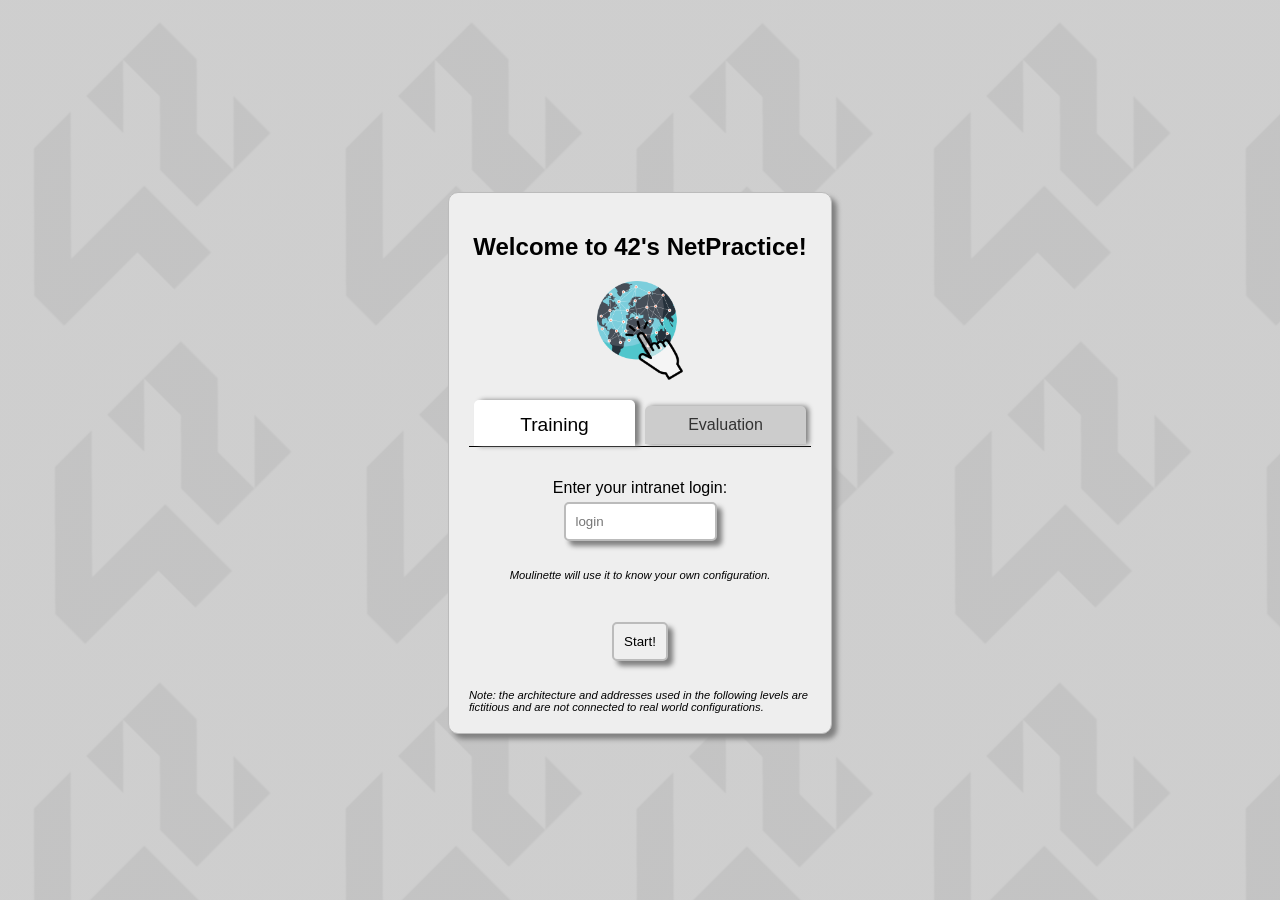
<file: index.html>
<html>
  <head>
    <link rel="stylesheet" type="text/css" href="css/netpractice.css">
    <script src="js/intro.js"></script>
    <meta charset="UTF-8">
  </head>

  <body>
    <div class='intro_div fade-in'>
      <center>
		<h2>Welcome to 42's NetPractice!</h2>
		<img src="img/icon.png">
	  </center>
	  <div class='tabs'>
		<div id="button_0" onclick='showTab(0);'>Training</div>
		<div id="button_1" onclick='showTab(1);'>Evaluation</div>
	  </div>

	  <div id='tab_0' class="tab">
		Enter your intranet login:<br />
		<input id='input_login' type=text size=15 placeholder="login"><br />
		<span class='footnote'>Moulinette will use it to know your own configuration.</span>
		<br /><br />
		<input type=button value="Start!" onclick='save_login();'>
	  </div>
	  <div id='tab_1' class="tab">
		In this evaluation mode, three random levels from 6 to 10 will be offered to be solved in 15 minutes.
		<br /><span class="footnote">&nbsp;</span><br />Good luck!
		<br /><br />
		<input type=button value="Start!" onclick='start_eval();'>
	  </div>

	  <br />
      <span class='footnote'>Note: the architecture and addresses used in the following levels are fictitious and are not connected to real world configurations.</span>
    </div>
	
    <script>
	  document.getElementById('input_login').value = load_login();
	  showTab(0);
	</script>
  </body>
</html>
</file>
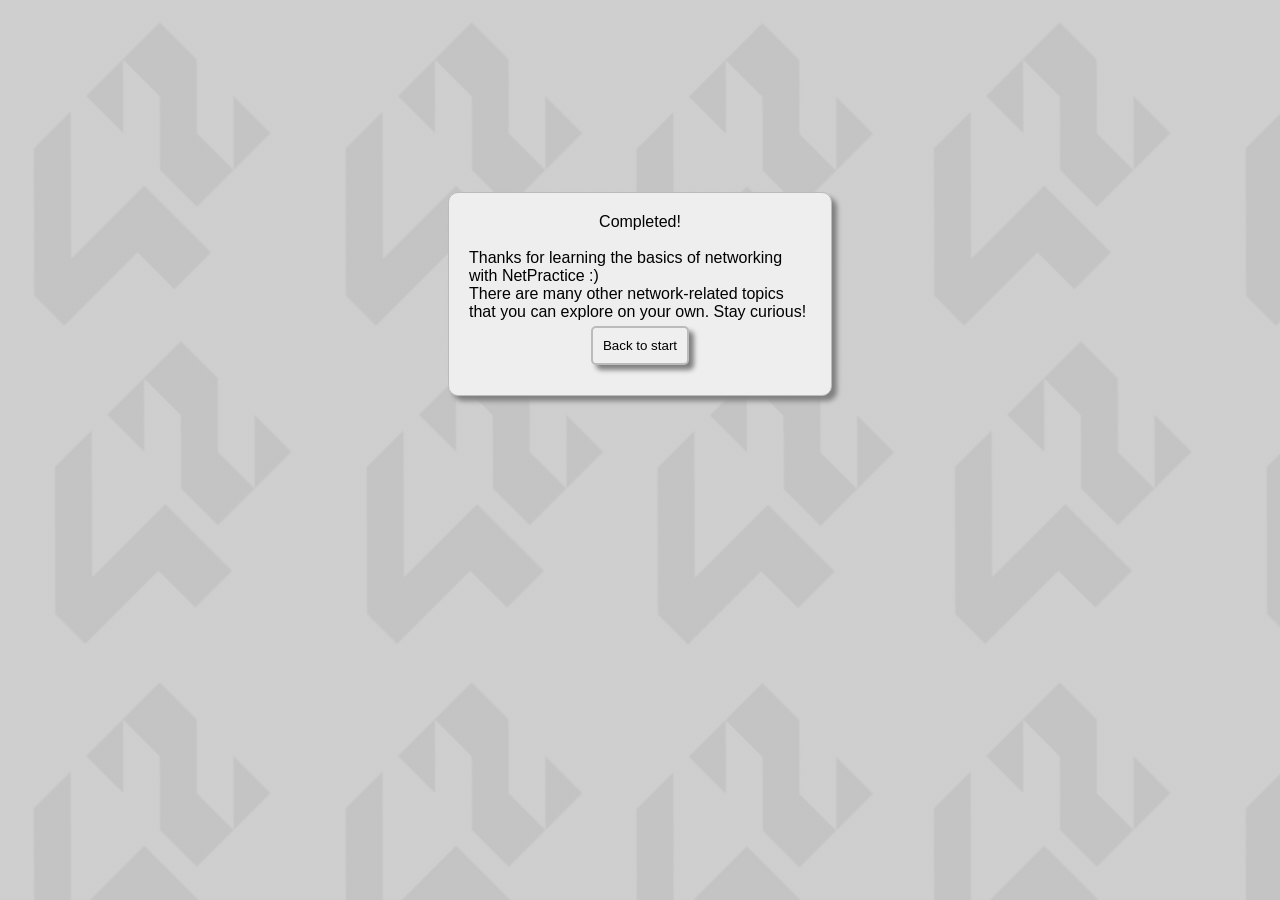
<file: end.html>
<html>
  <head>
    <link rel="stylesheet" type="text/css" href="css/netpractice.css">
    <meta charset="UTF-8">
  </head>

  <body>
    <div class='intro_div'>
      <center>Completed!</center><br />
      Thanks for learning the basics of networking with NetPractice :) <br />
      There are many other network-related topics that you can explore on your own. Stay curious!
      <center><input type=button value="Back to start" onclick='window.location="index.html";'></center>
    </div>
  </body>
</html>
</file>
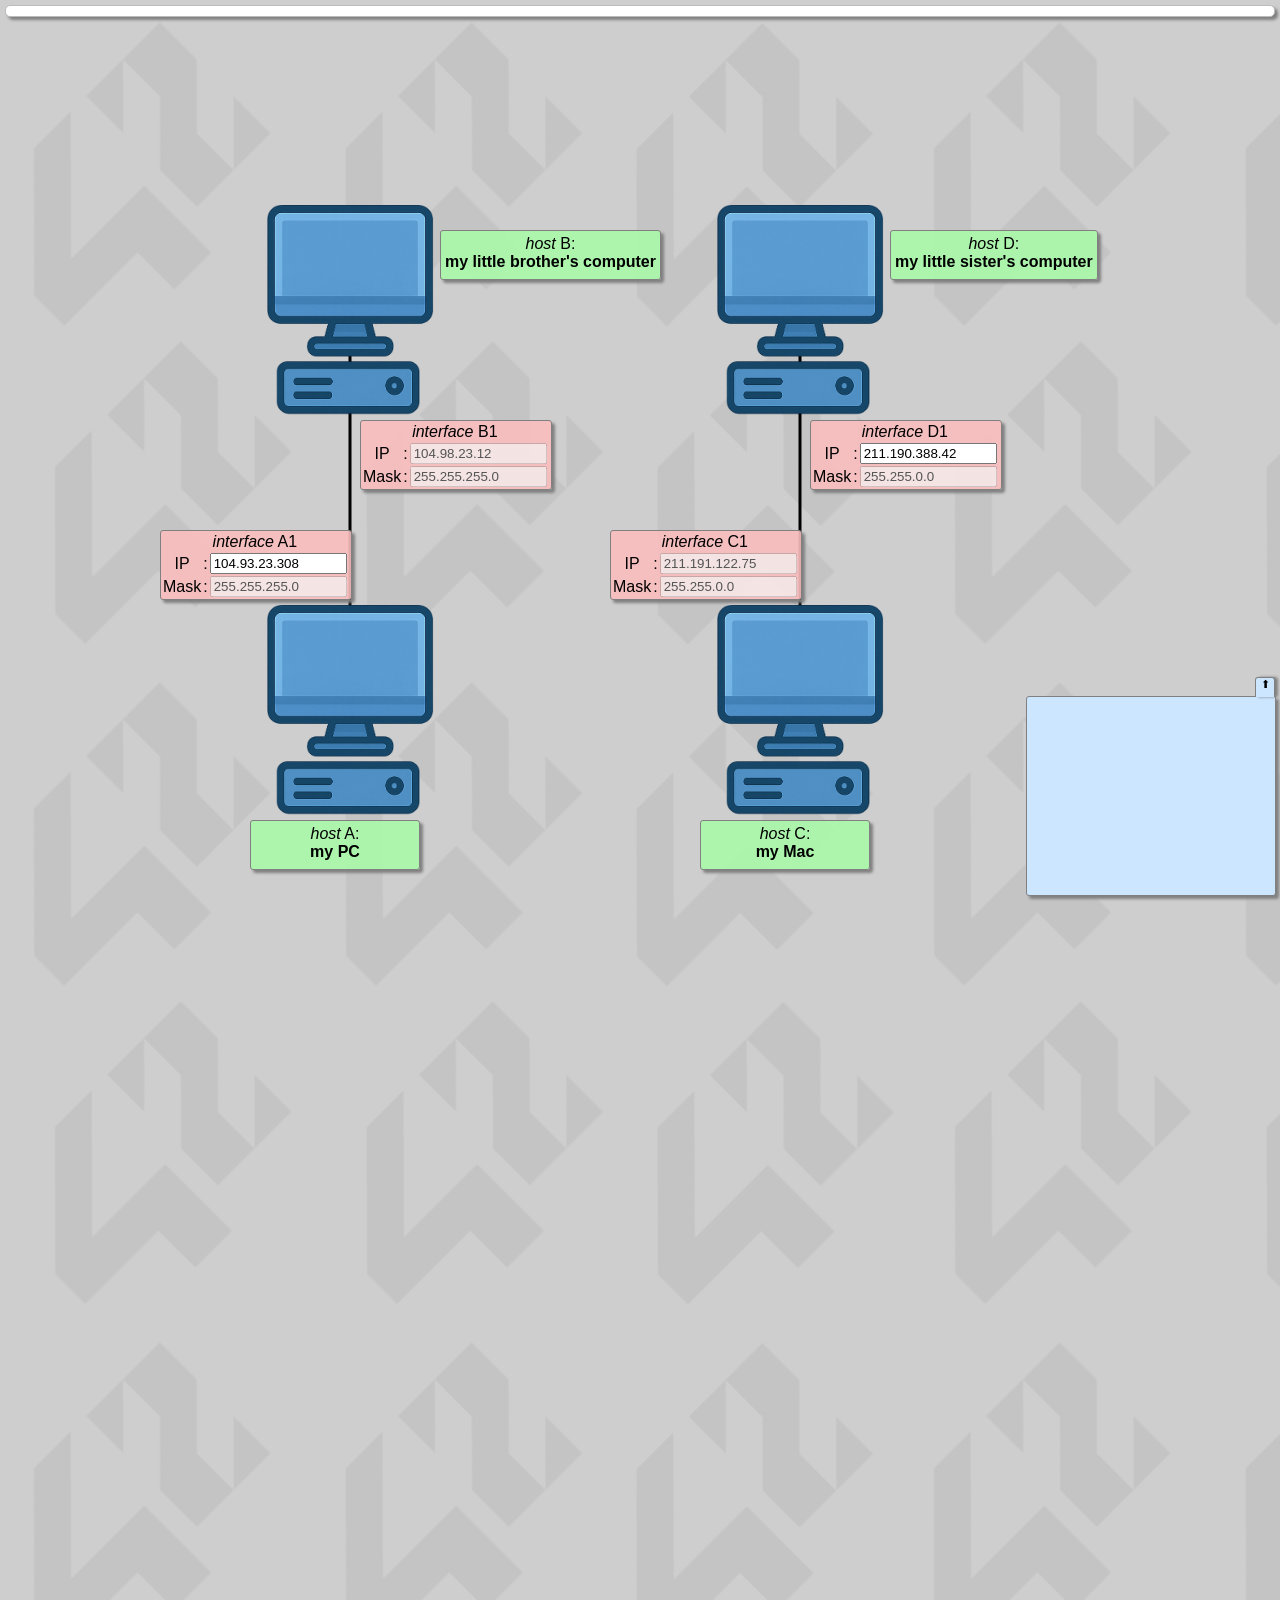
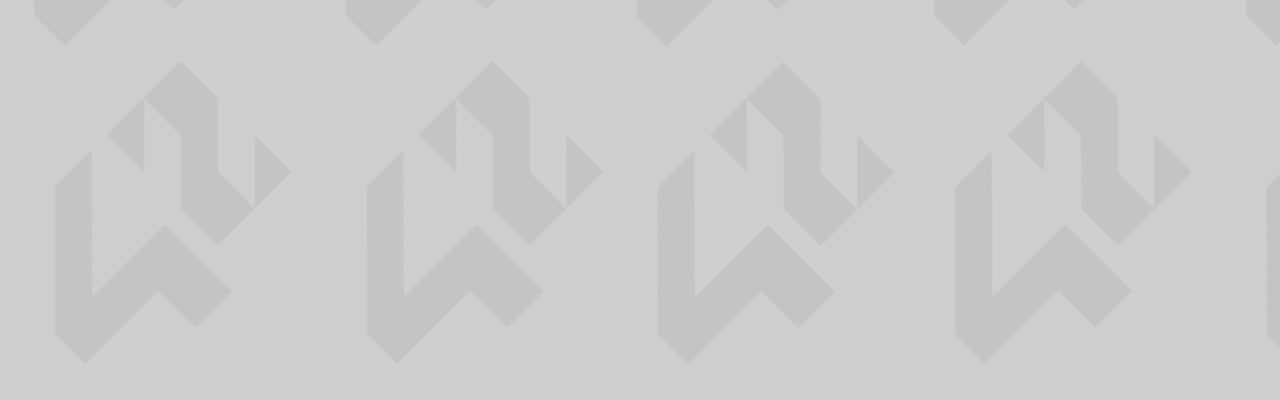
<file: level1.html>
<html>
  <head>
    <link rel="stylesheet" type="text/css" href="css/netpractice.css">
    <script src="js/level1.js"></script>
    <script src="js/show.js"></script>
    <script src="js/sim.js"></script>
    <meta charset="UTF-8">
  </head>

  <body>
    <div id='goals_id' class='goals_div'></div>
    <div id='root_id'>
      <svg class="svg_layer" height="2000px" width="2000px" id="sl"></svg>
    </div>
    <div id='logs_container_id' class='logs_div'>
	  <div id='logs_id' class='logs_inner' ></div>
      <div id='logs_button_id' class='logs_button'>⬆</div>
	</div>
    <script> load_board(); </script>
  </body>
</html>
</file>
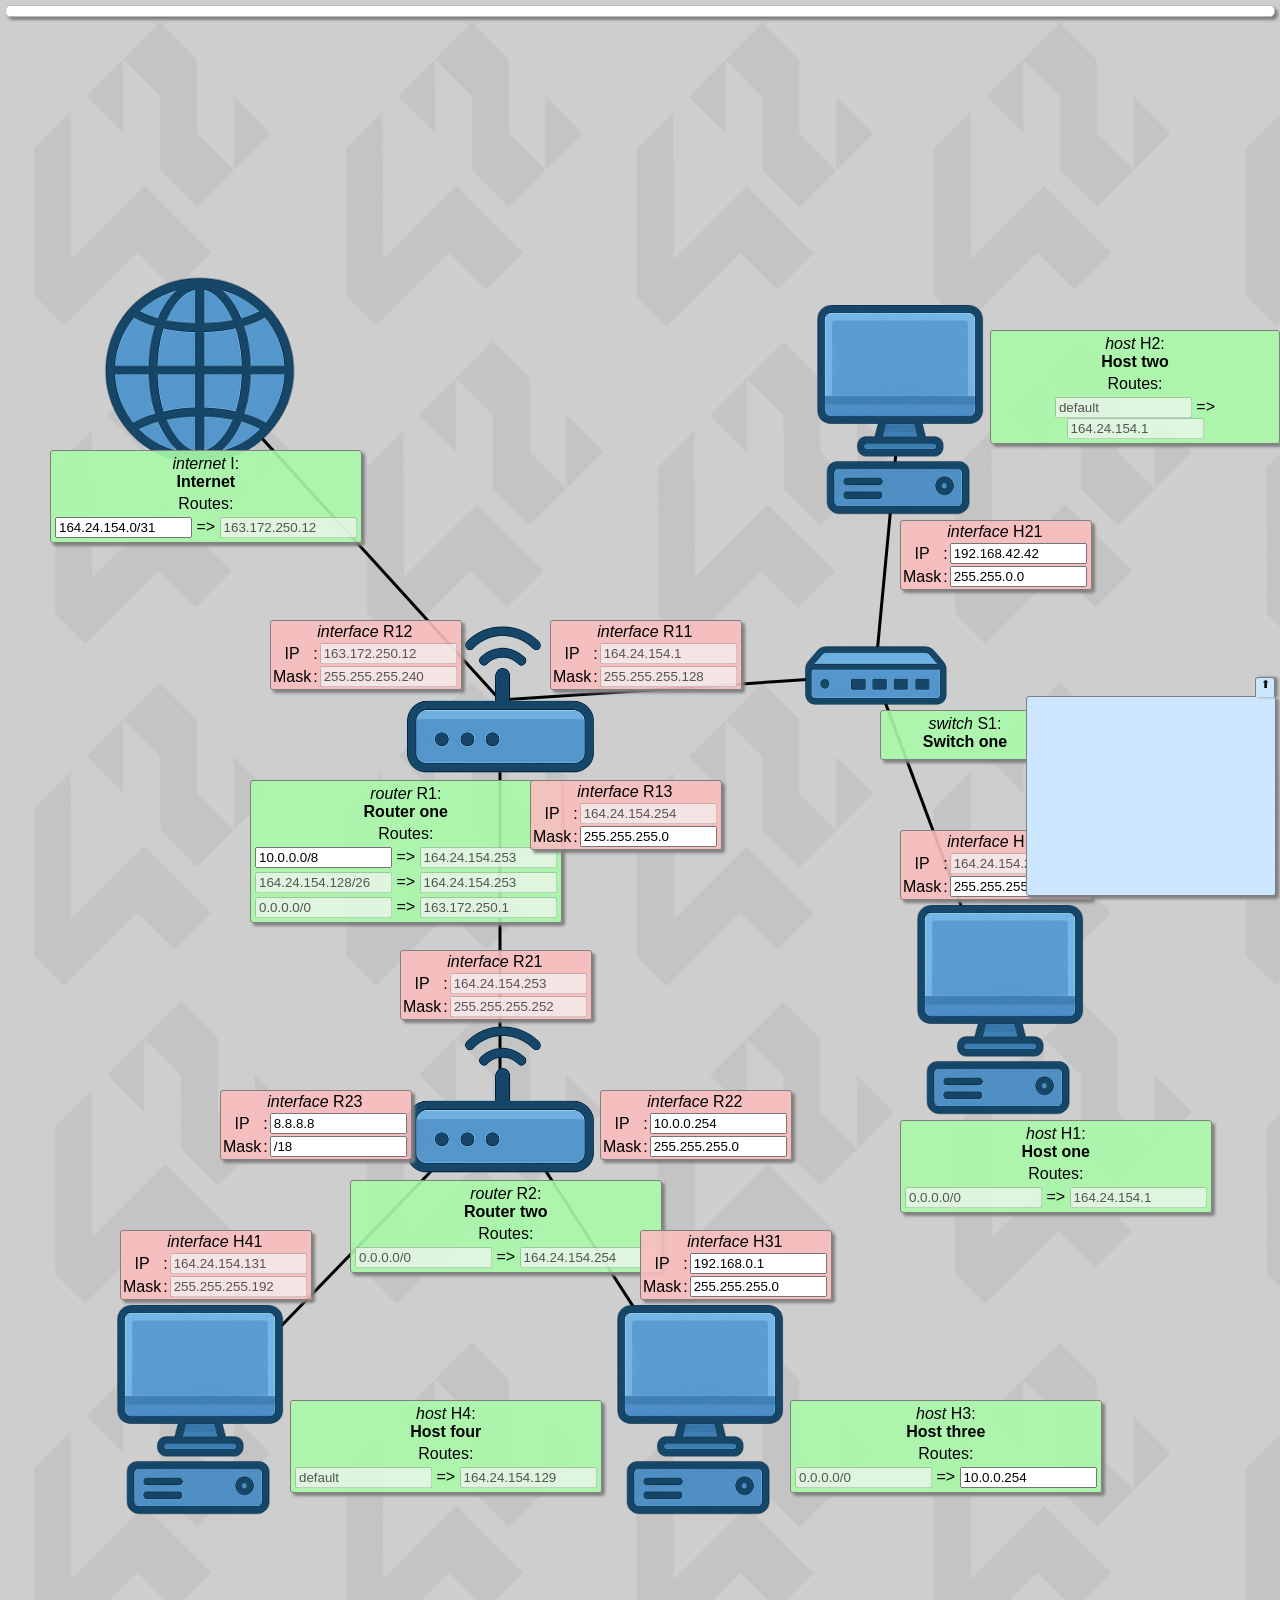
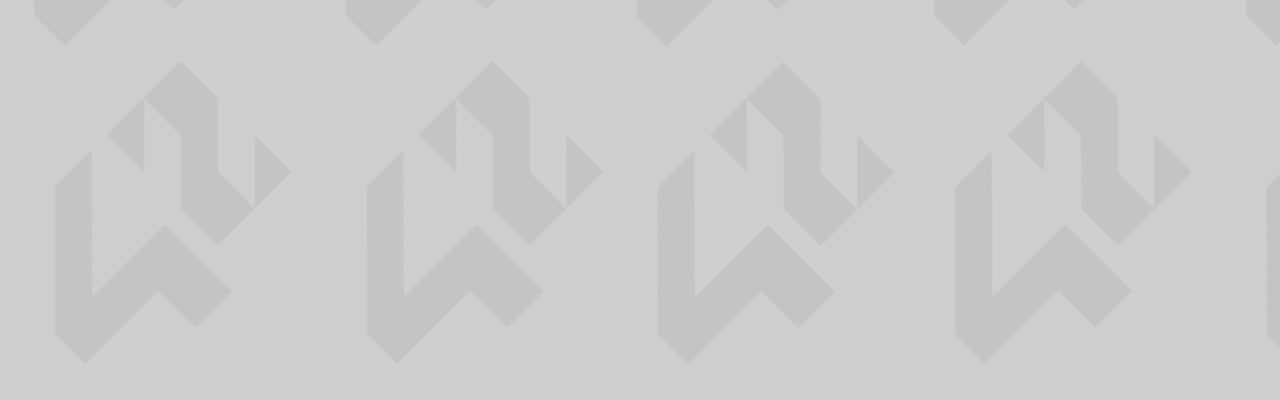
<file: level10.html>
<html>
  <head>
    <link rel="stylesheet" type="text/css" href="css/netpractice.css">
    <script src="js/level10.js"></script>
    <script src="js/show.js"></script>
    <script src="js/sim.js"></script>
    <meta charset="UTF-8">
  </head>

  <body>
    <div id='goals_id' class='goals_div'></div>
    <div id='root_id'>
      <svg class="svg_layer" height="2000px" width="2000px" id="sl"></svg>
    </div>
    <div id='logs_container_id' class='logs_div'>
	  <div id='logs_id' class='logs_inner' ></div>
      <div id='logs_button_id' class='logs_button'>⬆</div>
	</div>
    <script> load_board(); </script>
  </body>
</html>
</file>
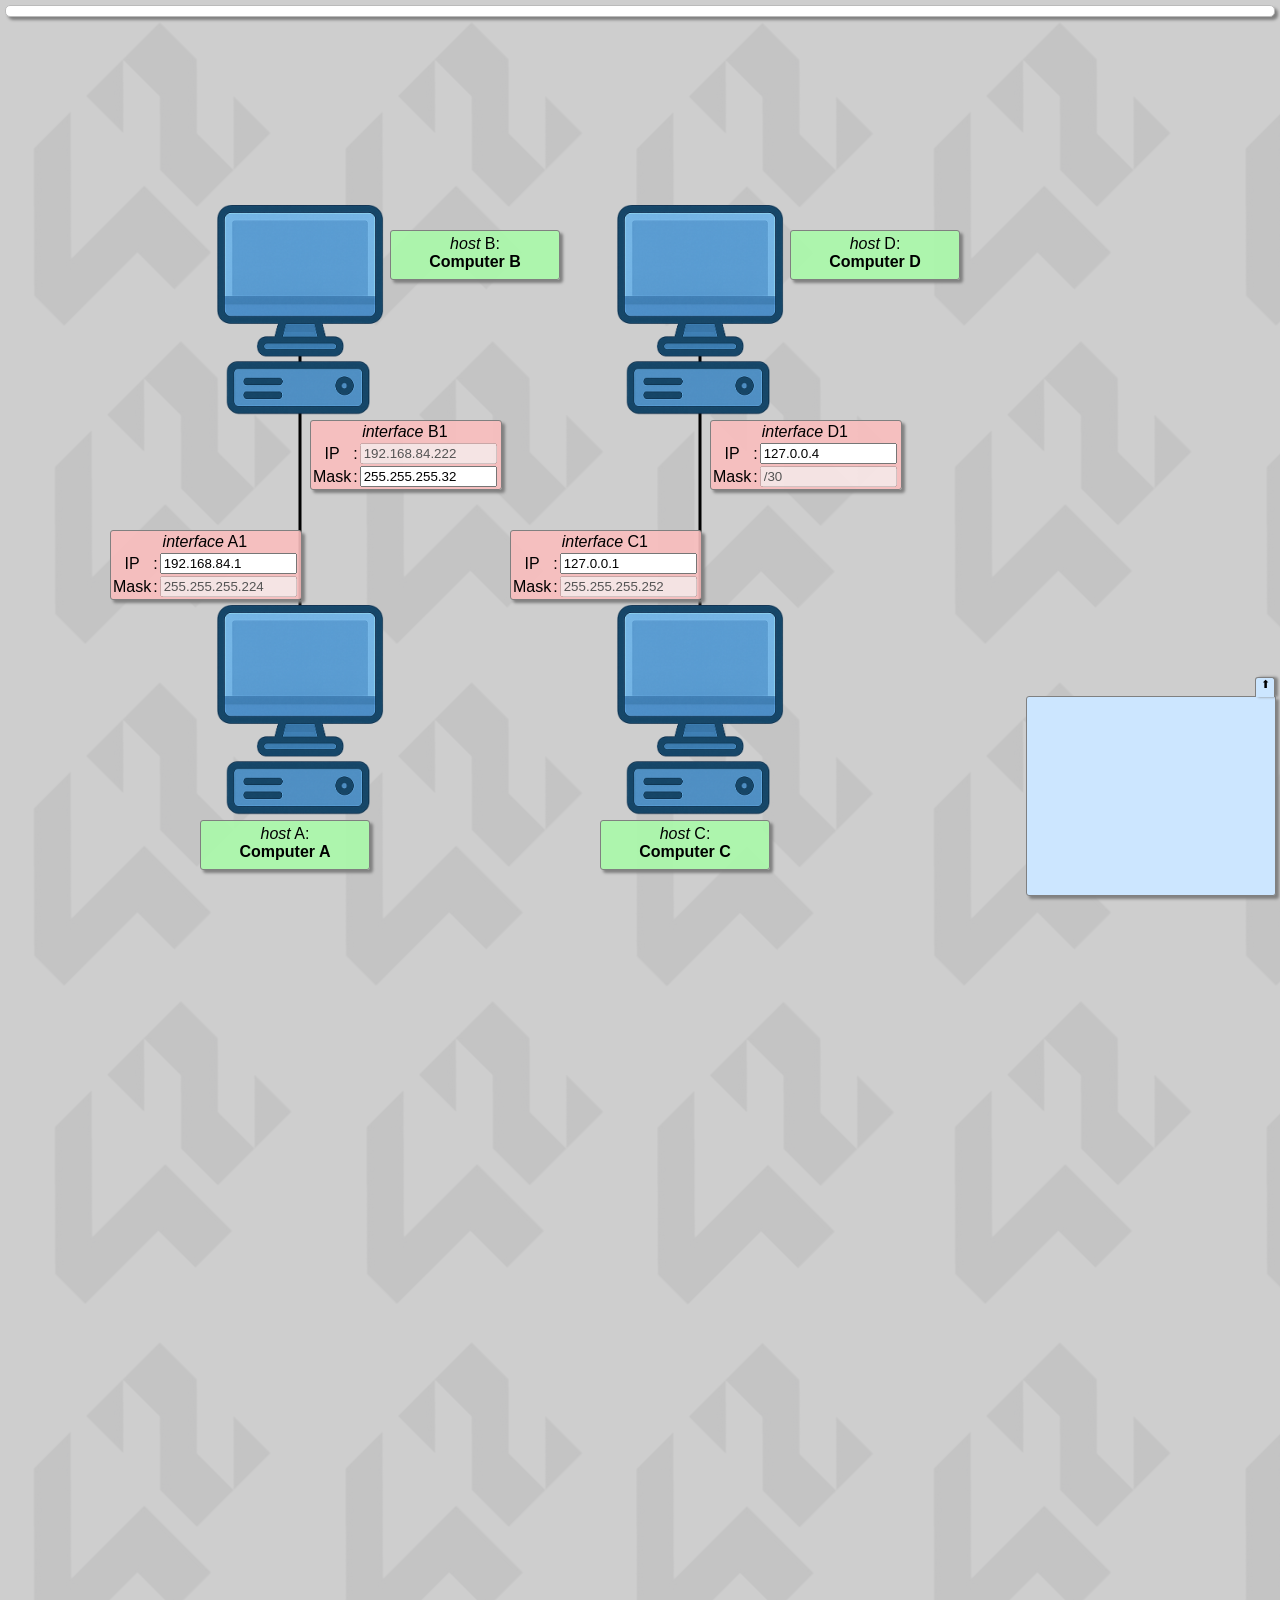
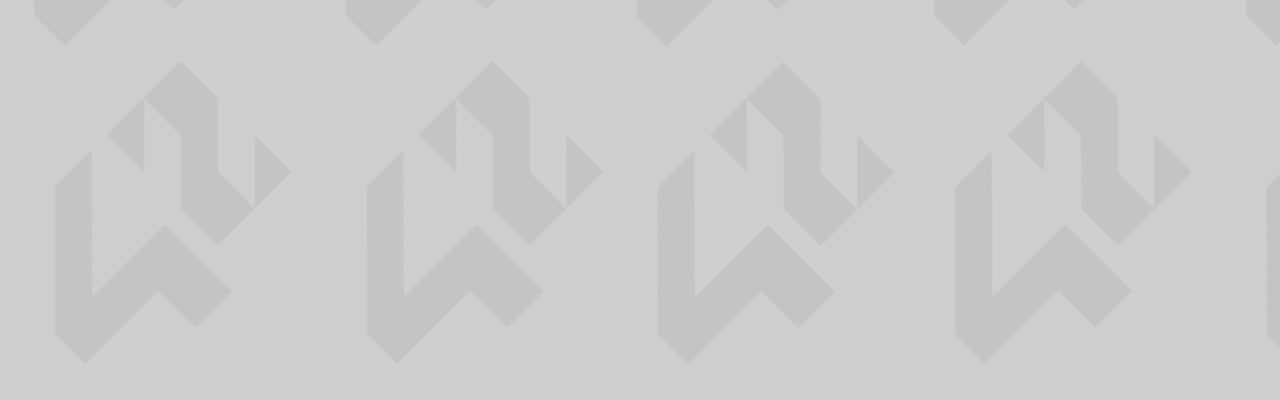
<file: level2.html>
<html>
  <head>
    <link rel="stylesheet" type="text/css" href="css/netpractice.css">
    <script src="js/level2.js"></script>
    <script src="js/show.js"></script>
    <script src="js/sim.js"></script>
    <meta charset="UTF-8">
  </head>

  <body>
    <div id='goals_id' class='goals_div'></div>
    <div id='root_id'>
      <svg class="svg_layer" height="2000px" width="2000px" id="sl"></svg>
    </div>
    <div id='logs_container_id' class='logs_div'>
	  <div id='logs_id' class='logs_inner' ></div>
      <div id='logs_button_id' class='logs_button'>⬆</div>
	</div>
    <script> load_board(); </script>
  </body>
</html>
</file>
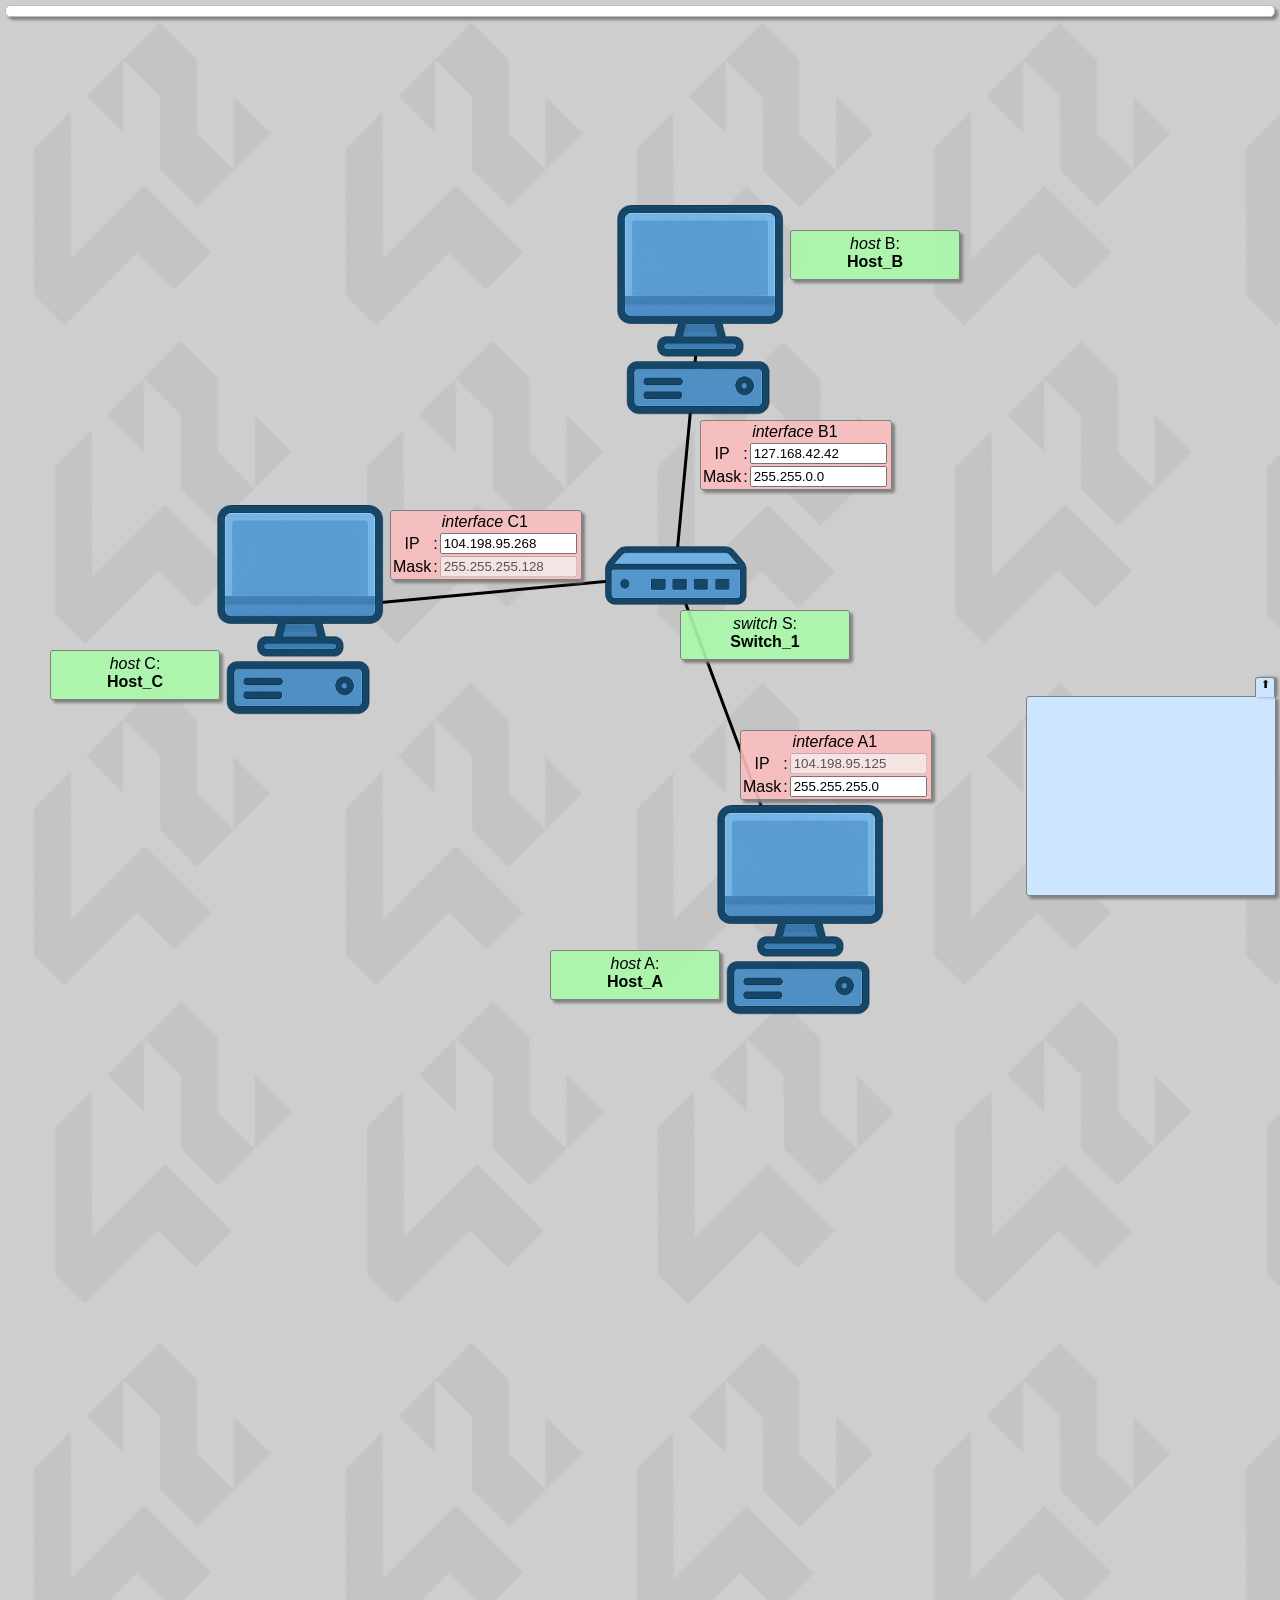
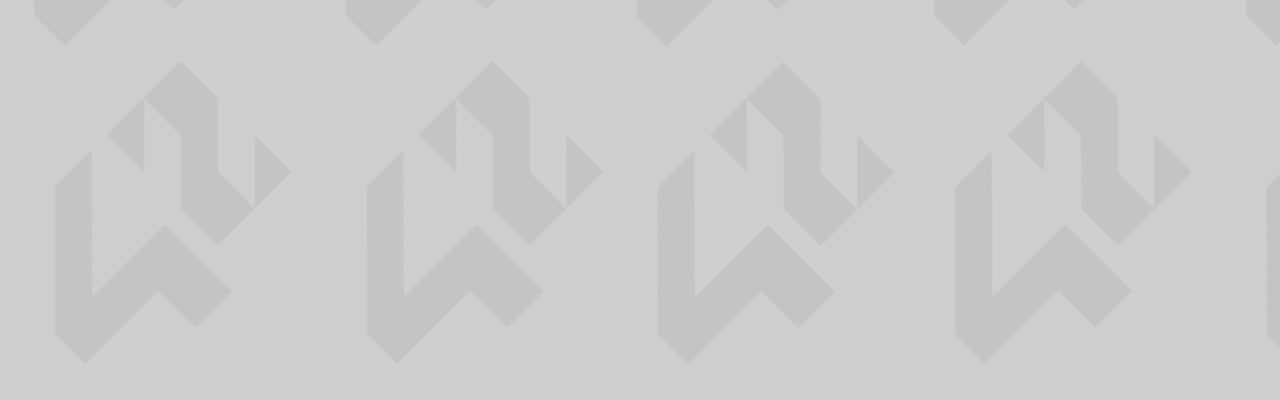
<file: level3.html>
<html>
  <head>
    <link rel="stylesheet" type="text/css" href="css/netpractice.css">
    <script src="js/level3.js"></script>
    <script src="js/show.js"></script>
    <script src="js/sim.js"></script>
    <meta charset="UTF-8">
  </head>

  <body>
    <div id='goals_id' class='goals_div'></div>
    <div id='root_id'>
      <svg class="svg_layer" height="2000px" width="2000px" id="sl"></svg>
    </div>
    <div id='logs_container_id' class='logs_div'>
	  <div id='logs_id' class='logs_inner' ></div>
      <div id='logs_button_id' class='logs_button'>⬆</div>
	</div>
    <script> load_board(); </script>
  </body>
</html>
</file>
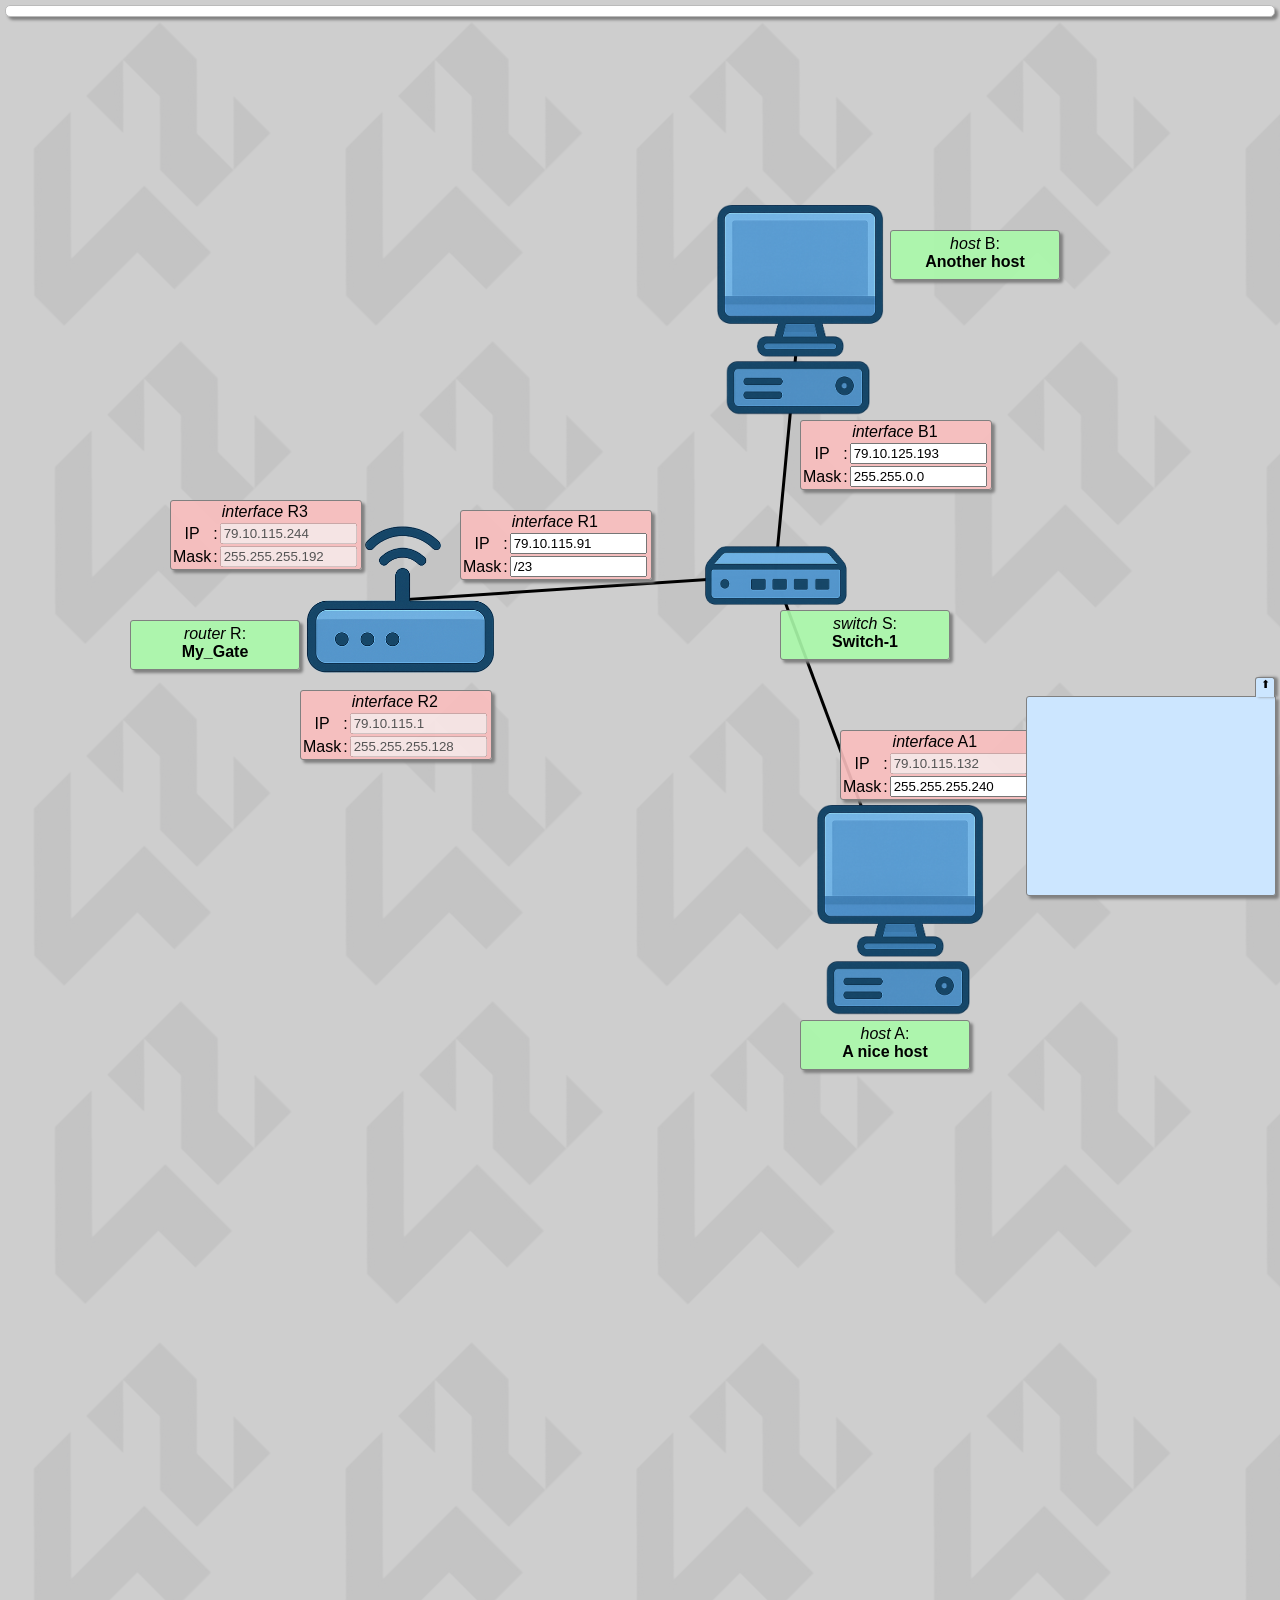
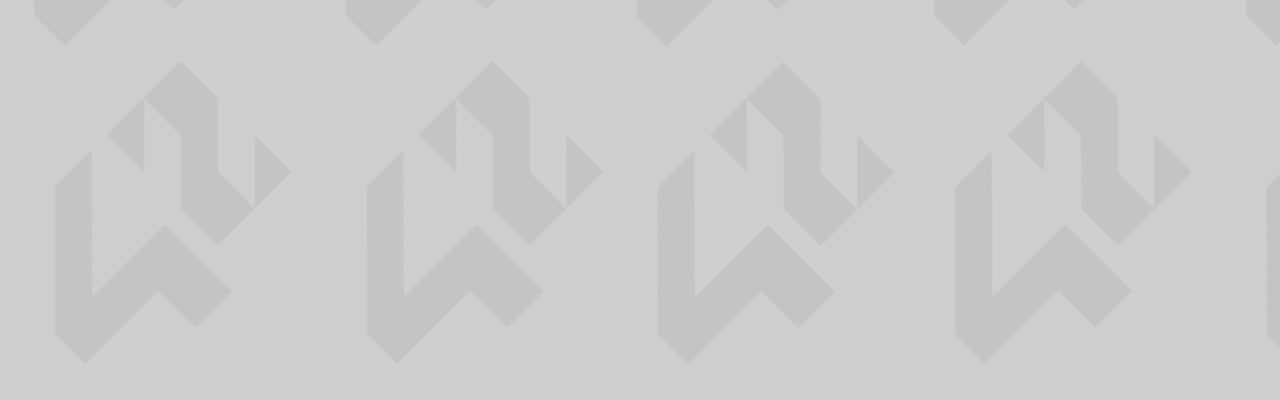
<file: level4.html>
<html>
  <head>
    <link rel="stylesheet" type="text/css" href="css/netpractice.css">
    <script src="js/level4.js"></script>
    <script src="js/show.js"></script>
    <script src="js/sim.js"></script>
    <meta charset="UTF-8">
  </head>

  <body>
    <div id='goals_id' class='goals_div'></div>
    <div id='root_id'>
      <svg class="svg_layer" height="2000px" width="2000px" id="sl"></svg>
    </div>
    <div id='logs_container_id' class='logs_div'>
	  <div id='logs_id' class='logs_inner' ></div>
      <div id='logs_button_id' class='logs_button'>⬆</div>
	</div>
    <script> load_board(); </script>
  </body>
</html>
</file>
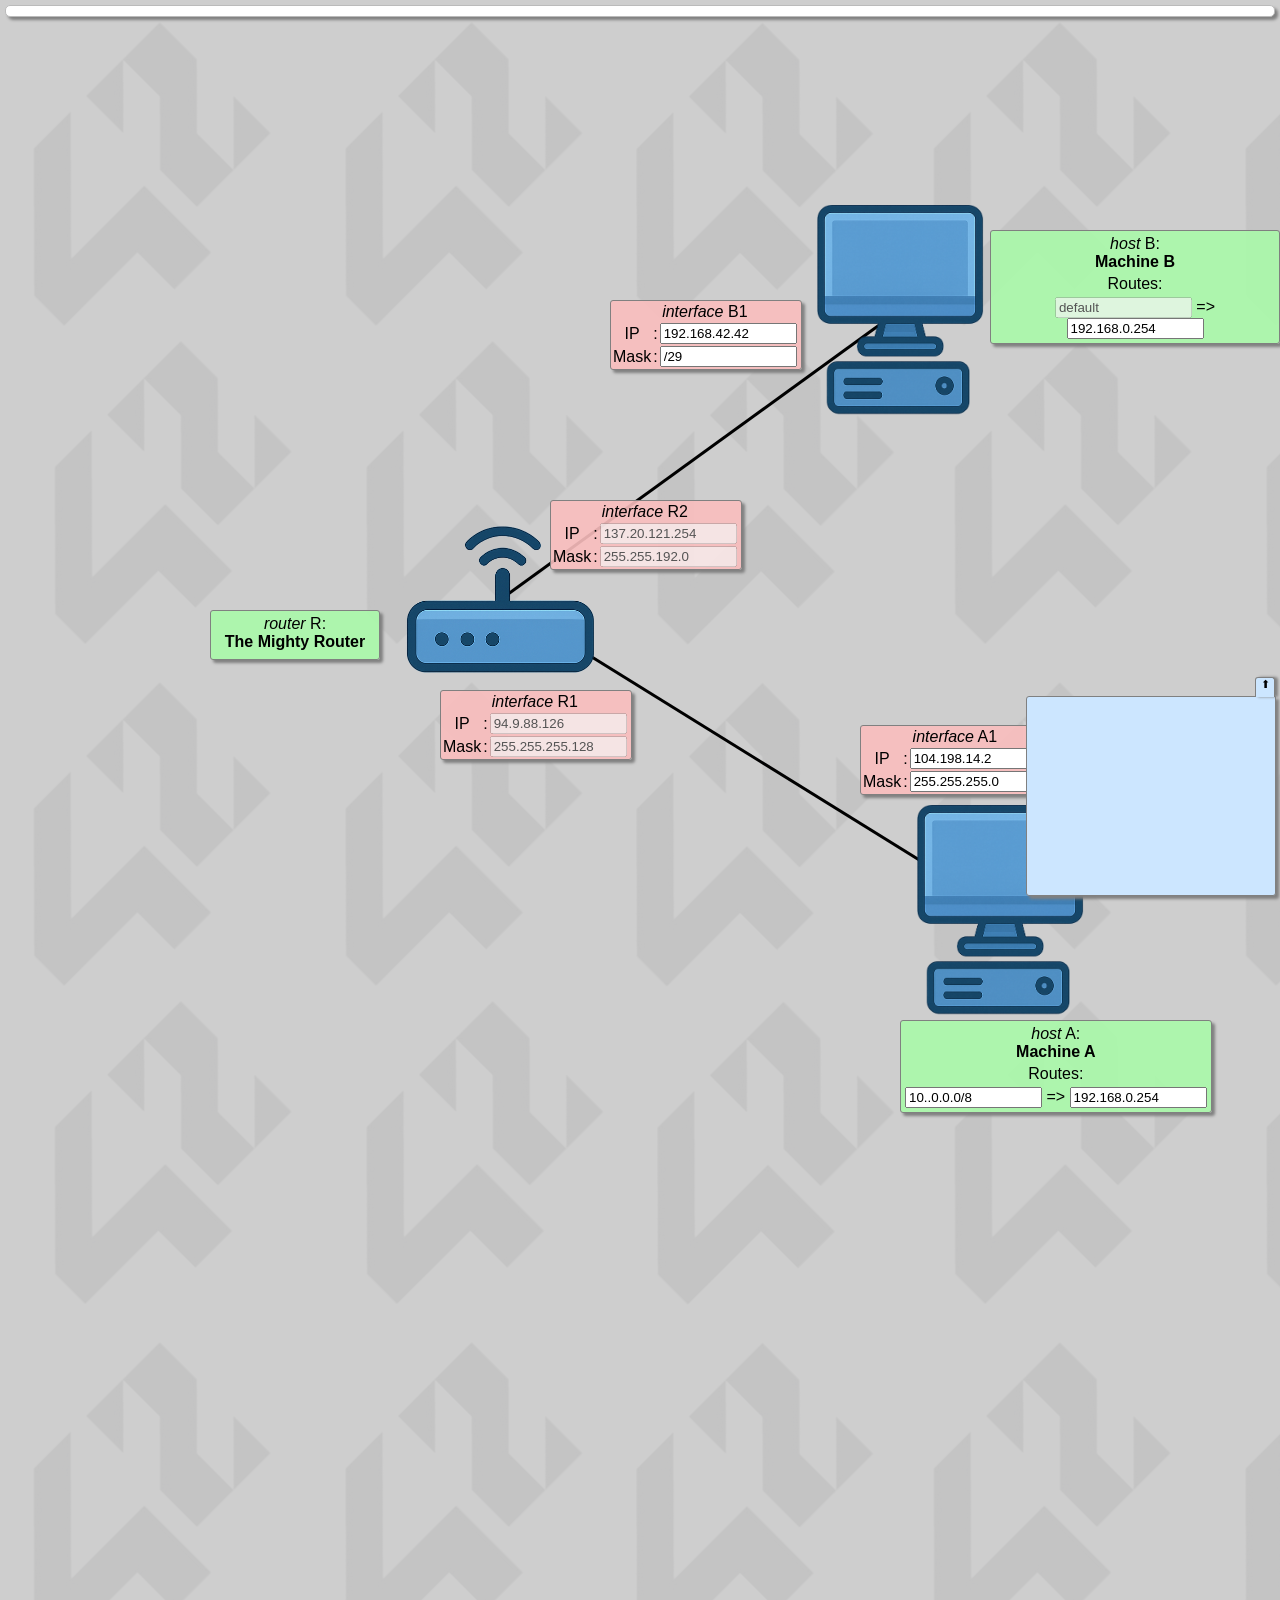
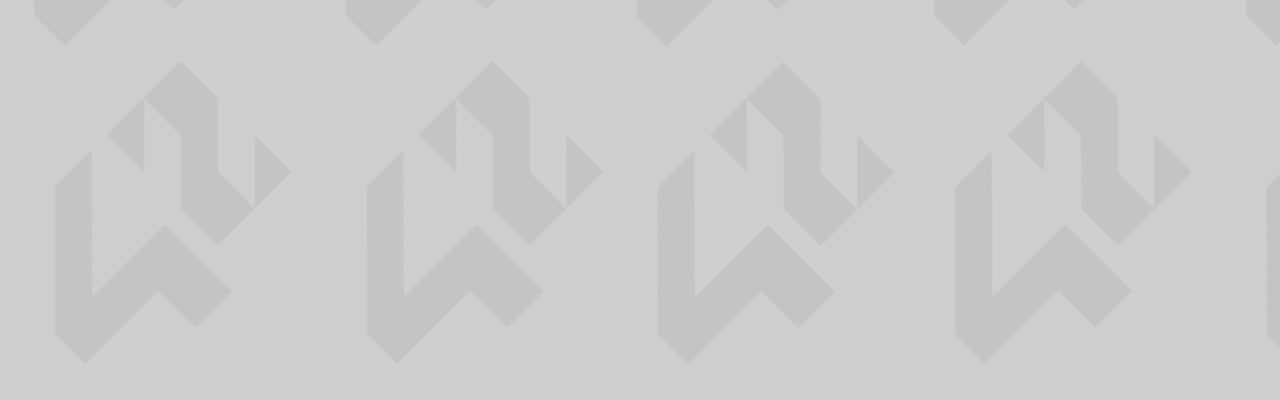
<file: level5.html>
<html>
  <head>
    <link rel="stylesheet" type="text/css" href="css/netpractice.css">
    <script src="js/level5.js"></script>
    <script src="js/show.js"></script>
    <script src="js/sim.js"></script>
    <meta charset="UTF-8">
  </head>

  <body>
    <div id='goals_id' class='goals_div'></div>
    <div id='root_id'>
      <svg class="svg_layer" height="2000px" width="2000px" id="sl"></svg>
    </div>
    <div id='logs_container_id' class='logs_div'>
	  <div id='logs_id' class='logs_inner' ></div>
      <div id='logs_button_id' class='logs_button'>⬆</div>
	</div>
    <script> load_board(); </script>
  </body>
</html>
</file>
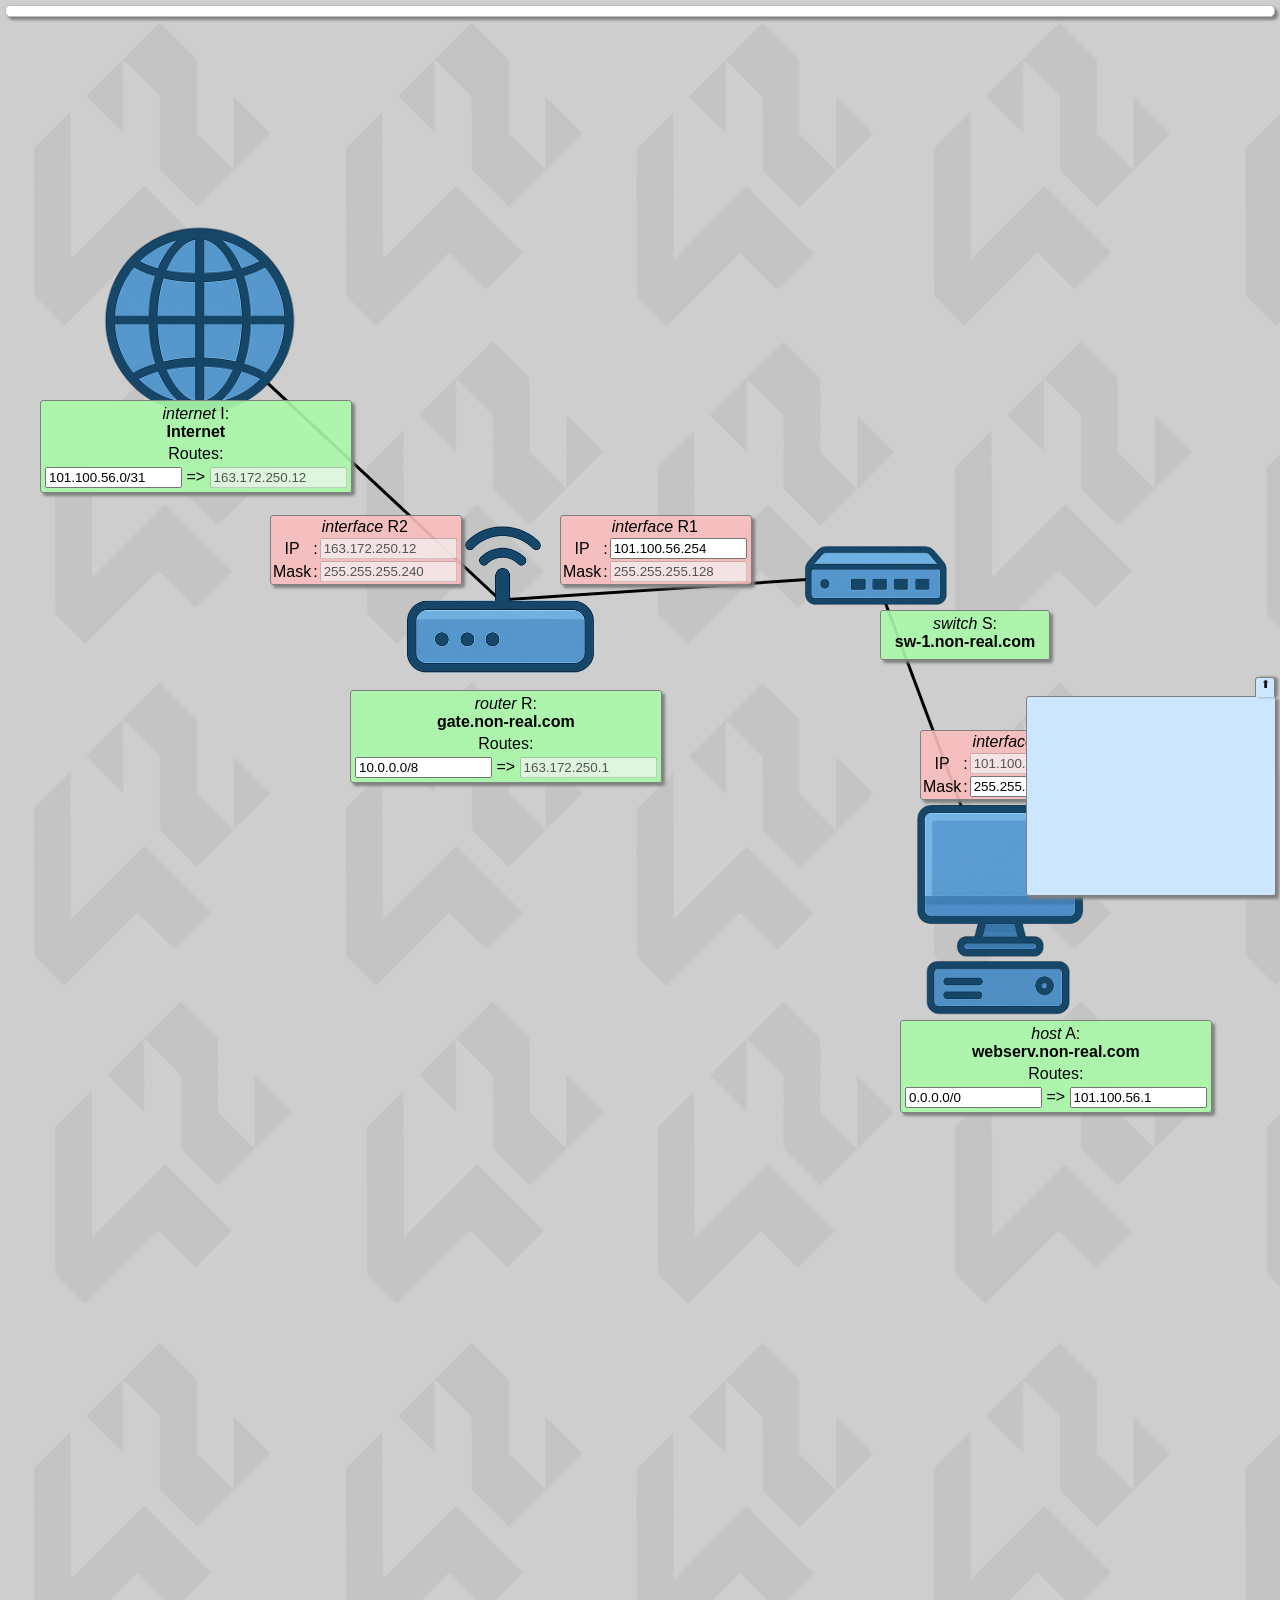
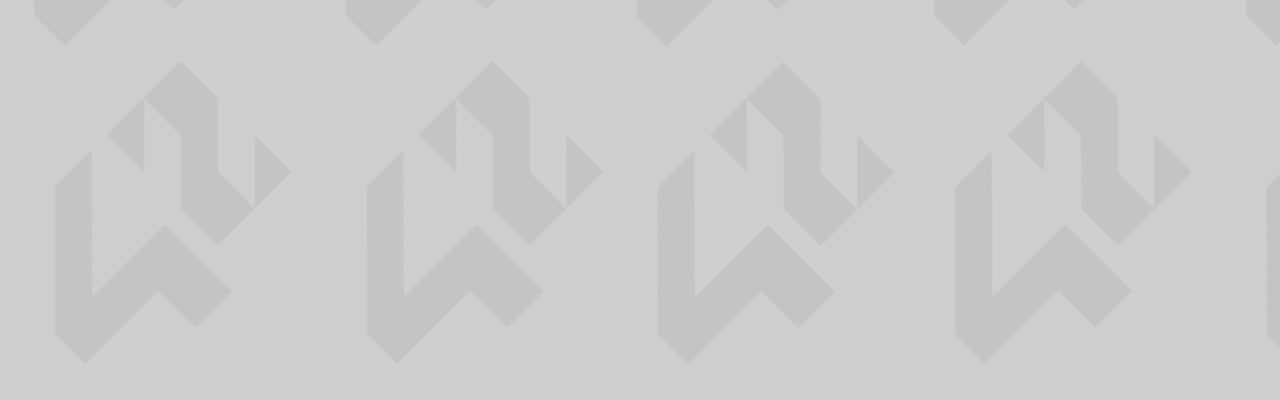
<file: level6.html>
<html>
  <head>
    <link rel="stylesheet" type="text/css" href="css/netpractice.css">
    <script src="js/level6.js"></script>
    <script src="js/show.js"></script>
    <script src="js/sim.js"></script>
    <meta charset="UTF-8">
  </head>

  <body>
    <div id='goals_id' class='goals_div'></div>
    <div id='root_id'>
      <svg class="svg_layer" height="2000px" width="2000px" id="sl"></svg>
    </div>
    <div id='logs_container_id' class='logs_div'>
	  <div id='logs_id' class='logs_inner' ></div>
      <div id='logs_button_id' class='logs_button'>⬆</div>
	</div>
    <script> load_board(); </script>
  </body>
</html>
</file>
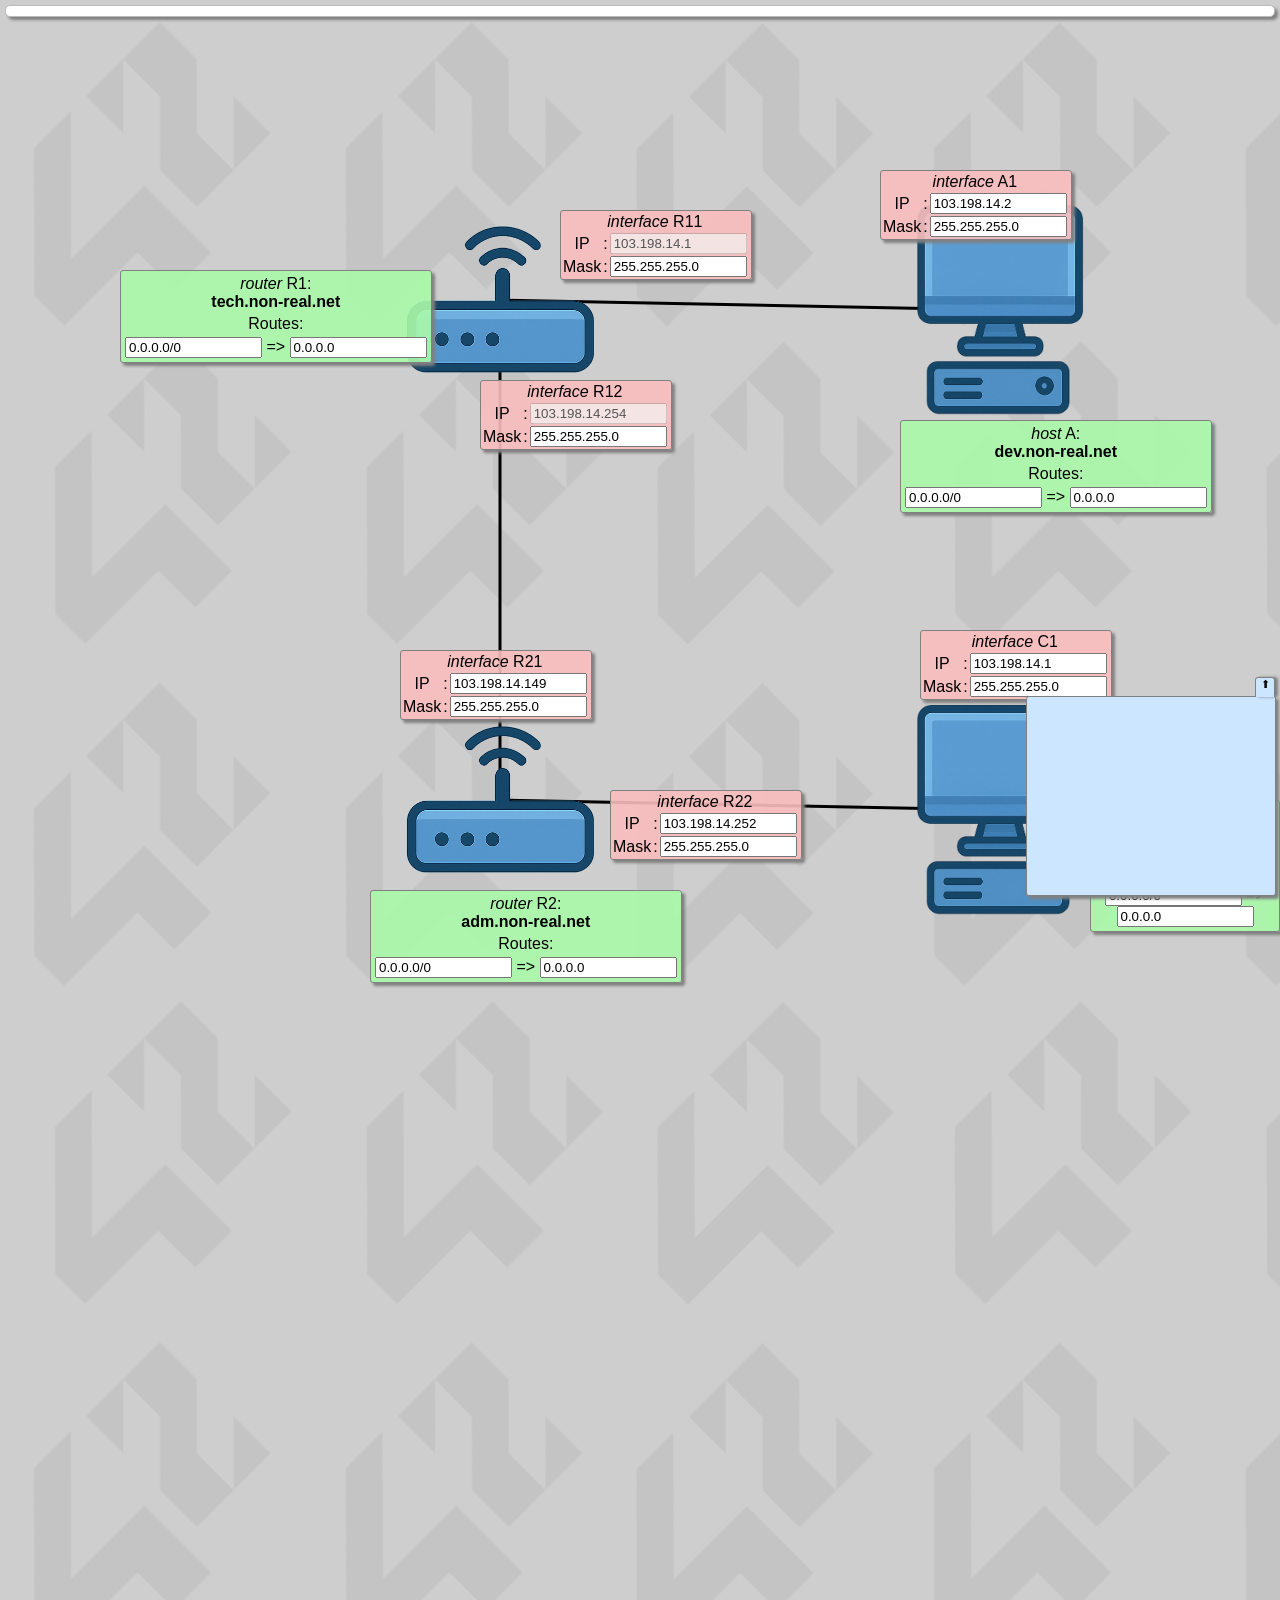
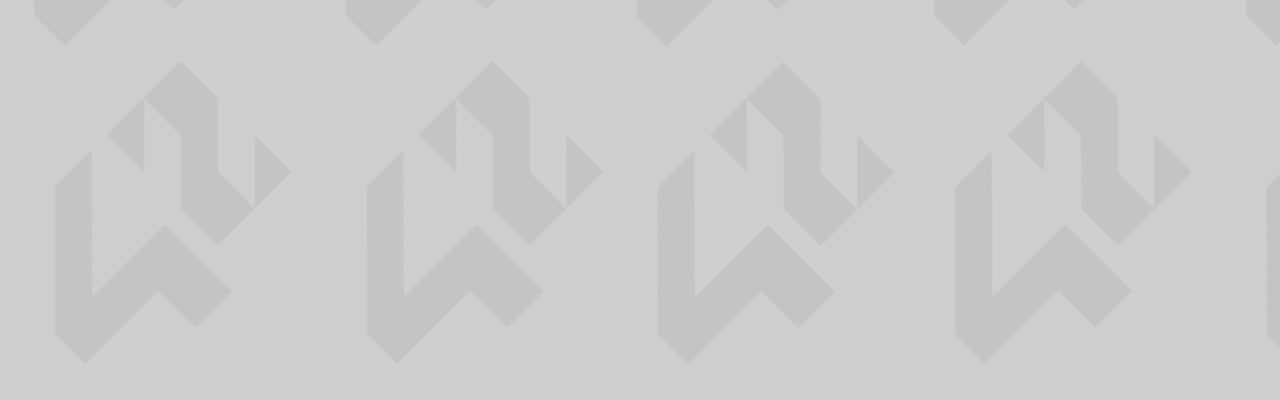
<file: level7.html>
<html>
  <head>
    <link rel="stylesheet" type="text/css" href="css/netpractice.css">
    <script src="js/level7.js"></script>
    <script src="js/show.js"></script>
    <script src="js/sim.js"></script>
    <meta charset="UTF-8">
  </head>

  <body>
    <div id='goals_id' class='goals_div'></div>
    <div id='root_id'>
      <svg class="svg_layer" height="2000px" width="2000px" id="sl"></svg>
    </div>
    <div id='logs_container_id' class='logs_div'>
	  <div id='logs_id' class='logs_inner' ></div>
      <div id='logs_button_id' class='logs_button'>⬆</div>
	</div>
    <script> load_board(); </script>
  </body>
</html>
</file>
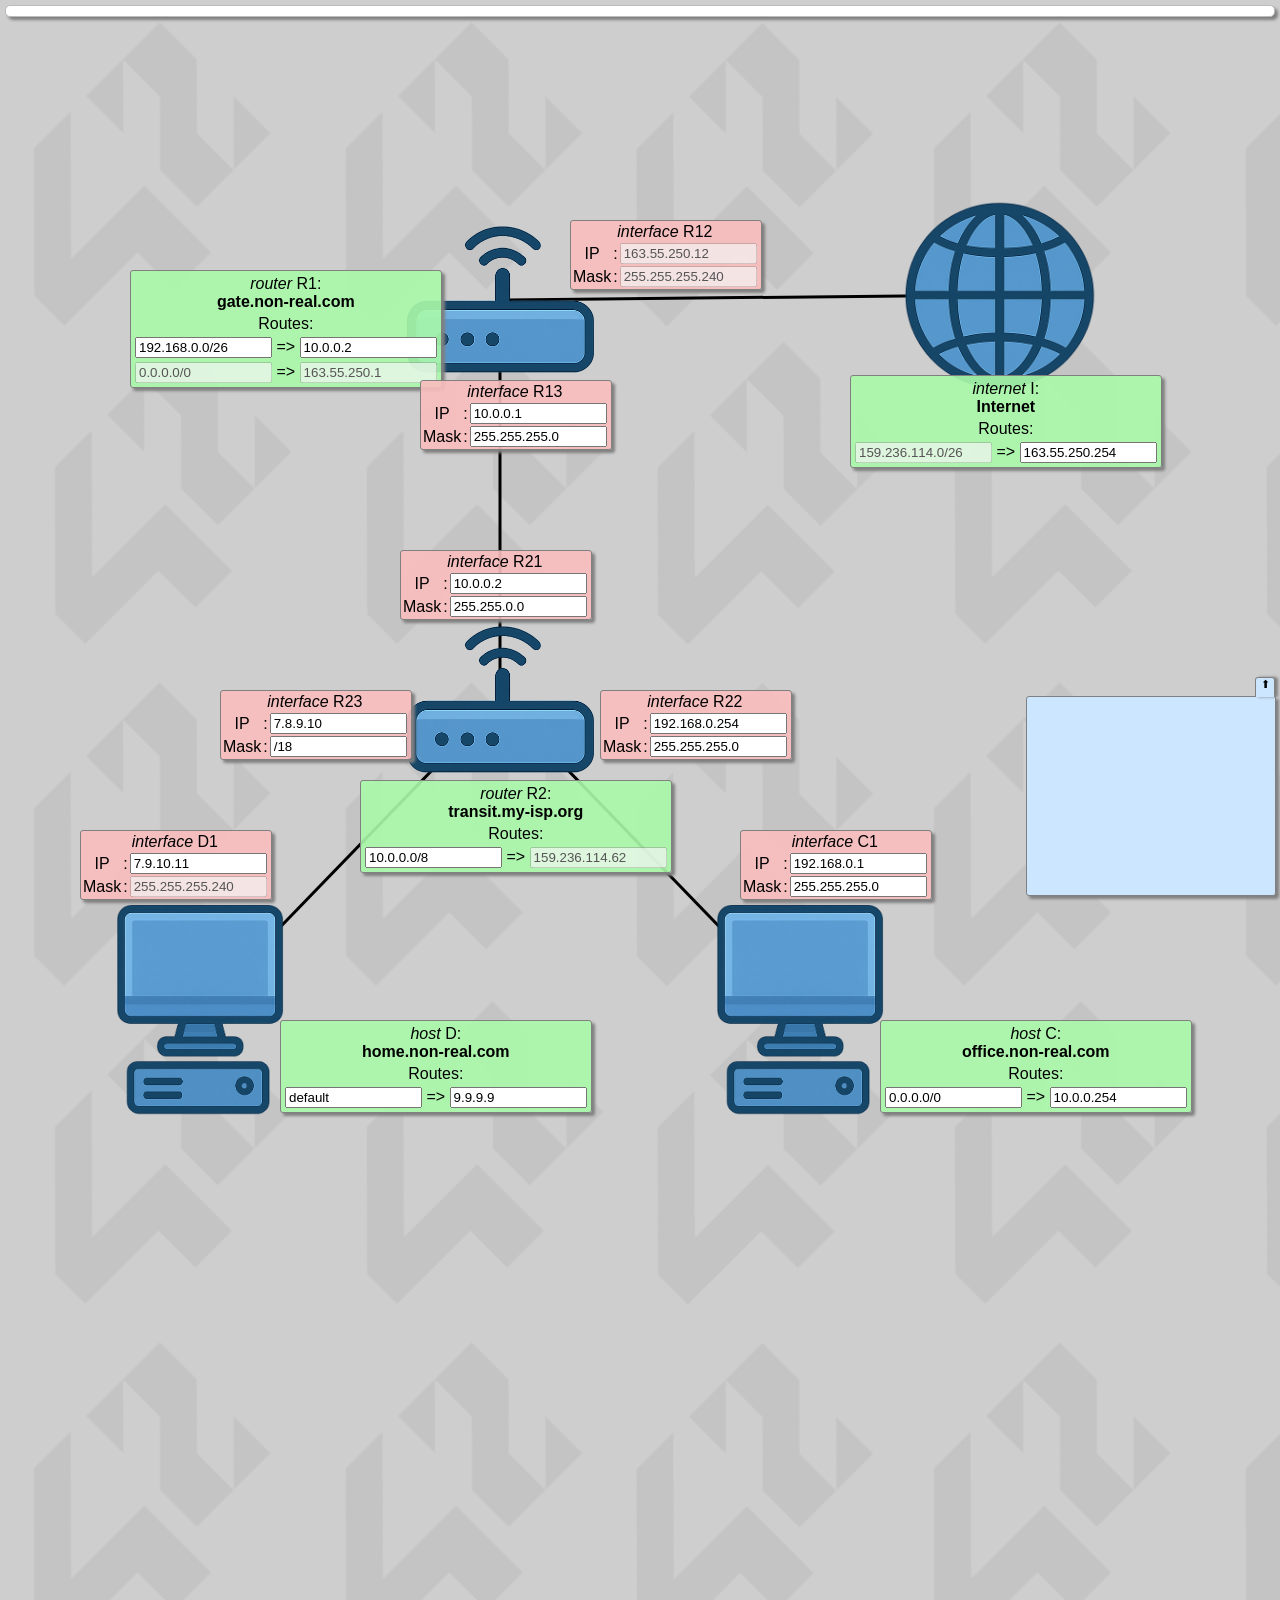
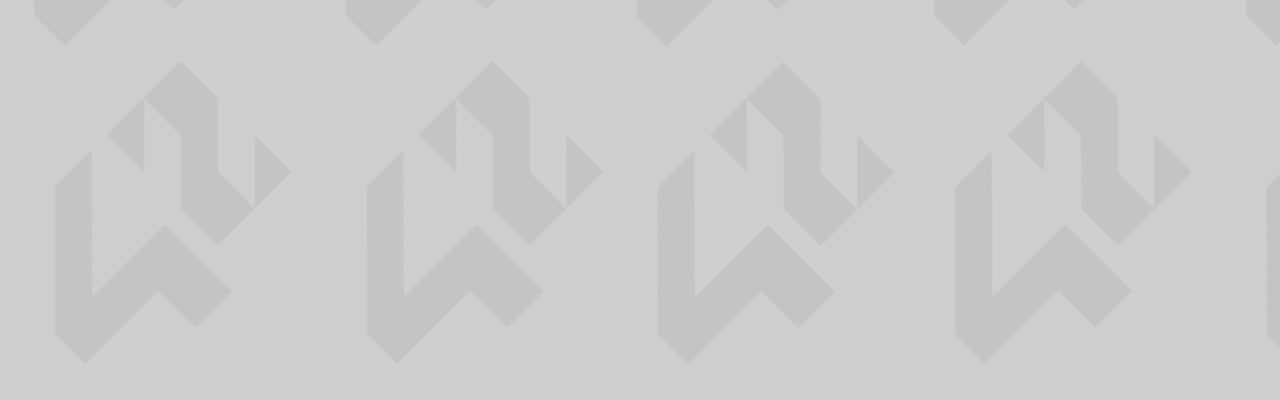
<file: level8.html>
<html>
  <head>
    <link rel="stylesheet" type="text/css" href="css/netpractice.css">
    <script src="js/level8.js"></script>
    <script src="js/show.js"></script>
    <script src="js/sim.js"></script>
    <meta charset="UTF-8">
  </head>

  <body>
    <div id='goals_id' class='goals_div'></div>
    <div id='root_id'>
      <svg class="svg_layer" height="2000px" width="2000px" id="sl"></svg>
    </div>
    <div id='logs_container_id' class='logs_div'>
	  <div id='logs_id' class='logs_inner' ></div>
      <div id='logs_button_id' class='logs_button'>⬆</div>
	</div>
    <script> load_board(); </script>
  </body>
</html>
</file>
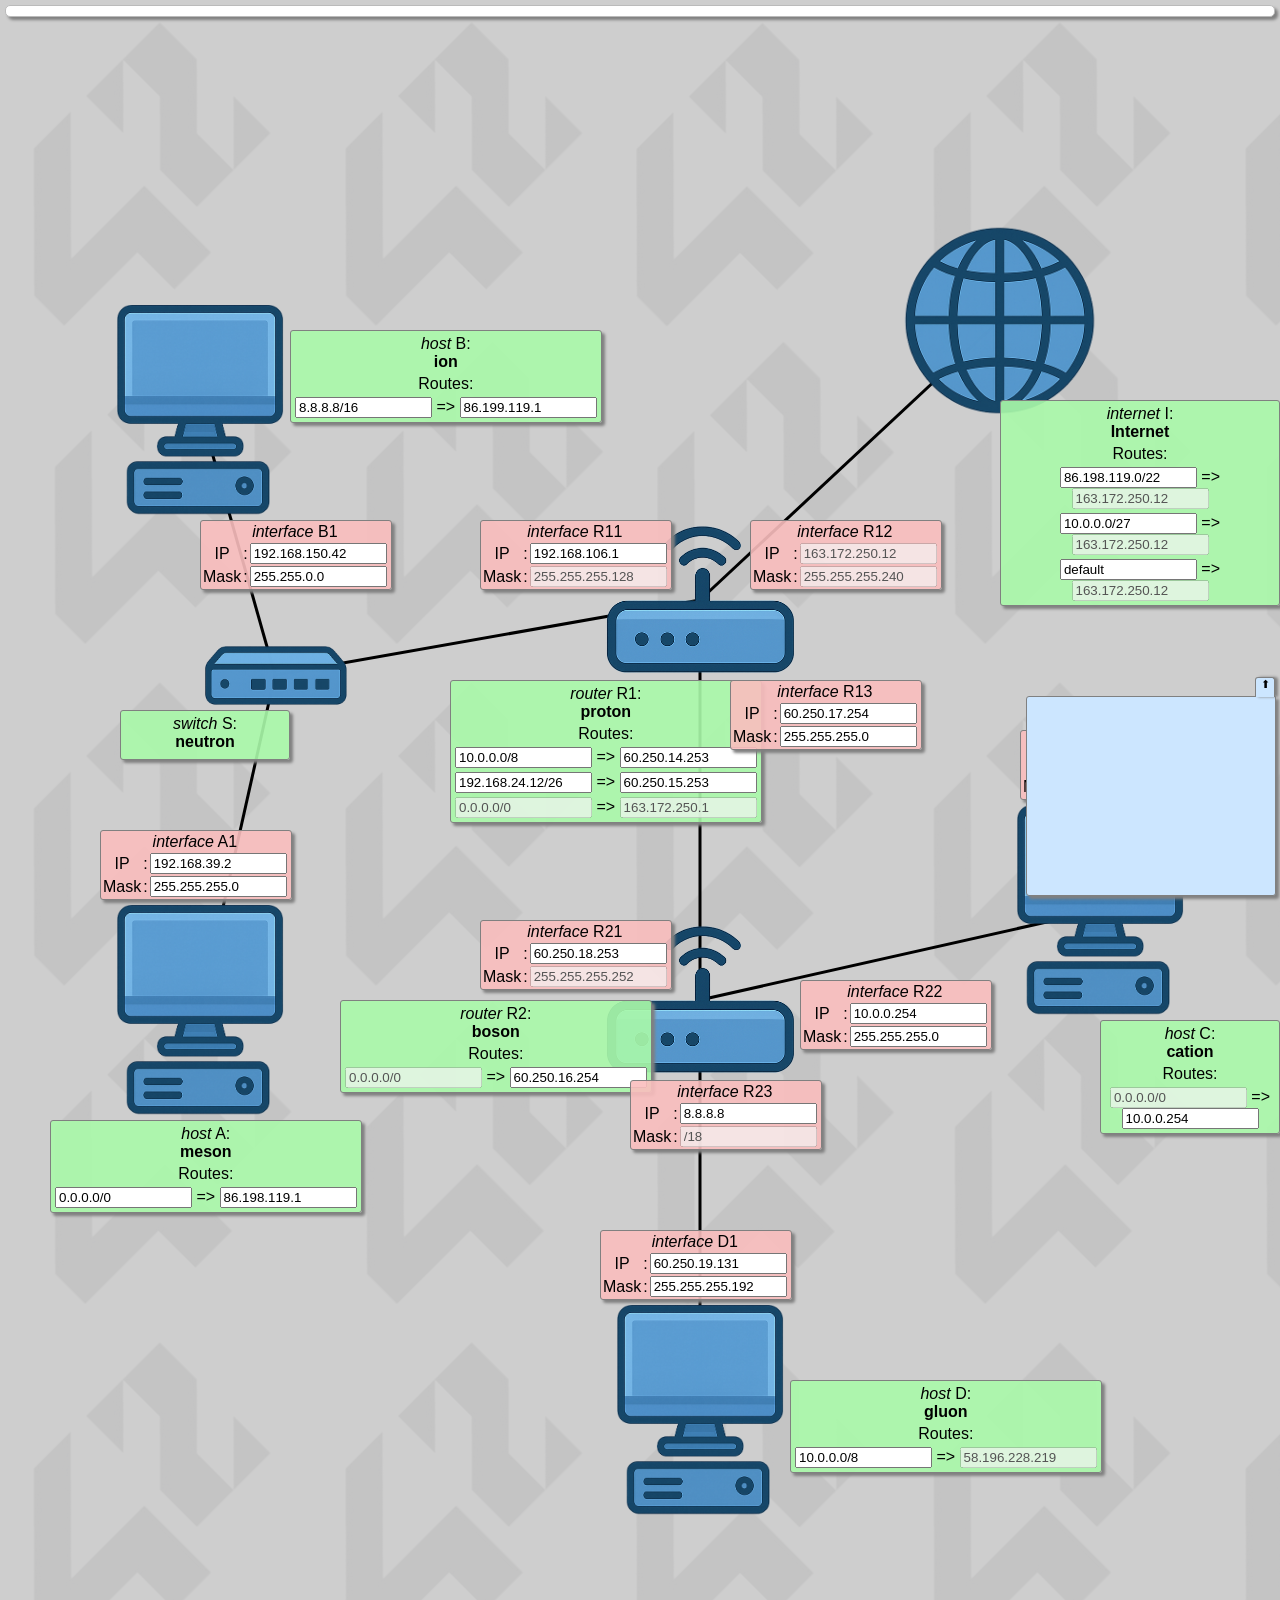
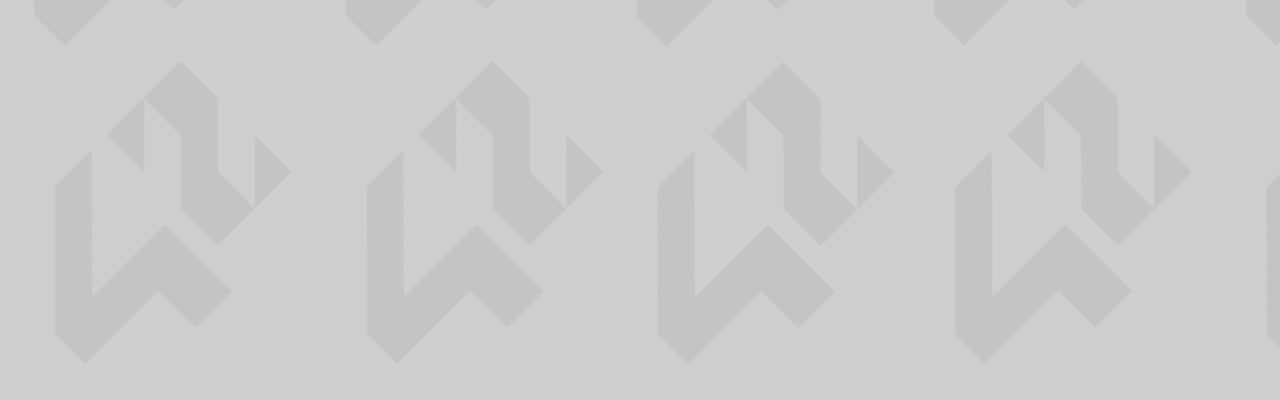
<file: level9.html>
<html>
  <head>
    <link rel="stylesheet" type="text/css" href="css/netpractice.css">
    <script src="js/level9.js"></script>
    <script src="js/show.js"></script>
    <script src="js/sim.js"></script>
    <meta charset="UTF-8">
  </head>

  <body>
    <div id='goals_id' class='goals_div'></div>
    <div id='root_id'>
      <svg class="svg_layer" height="2000px" width="2000px" id="sl"></svg>
    </div>
    <div id='logs_container_id' class='logs_div'>
	  <div id='logs_id' class='logs_inner' ></div>
      <div id='logs_button_id' class='logs_button'>⬆</div>
	</div>
    <script> load_board(); </script>
  </body>
</html>
</file>
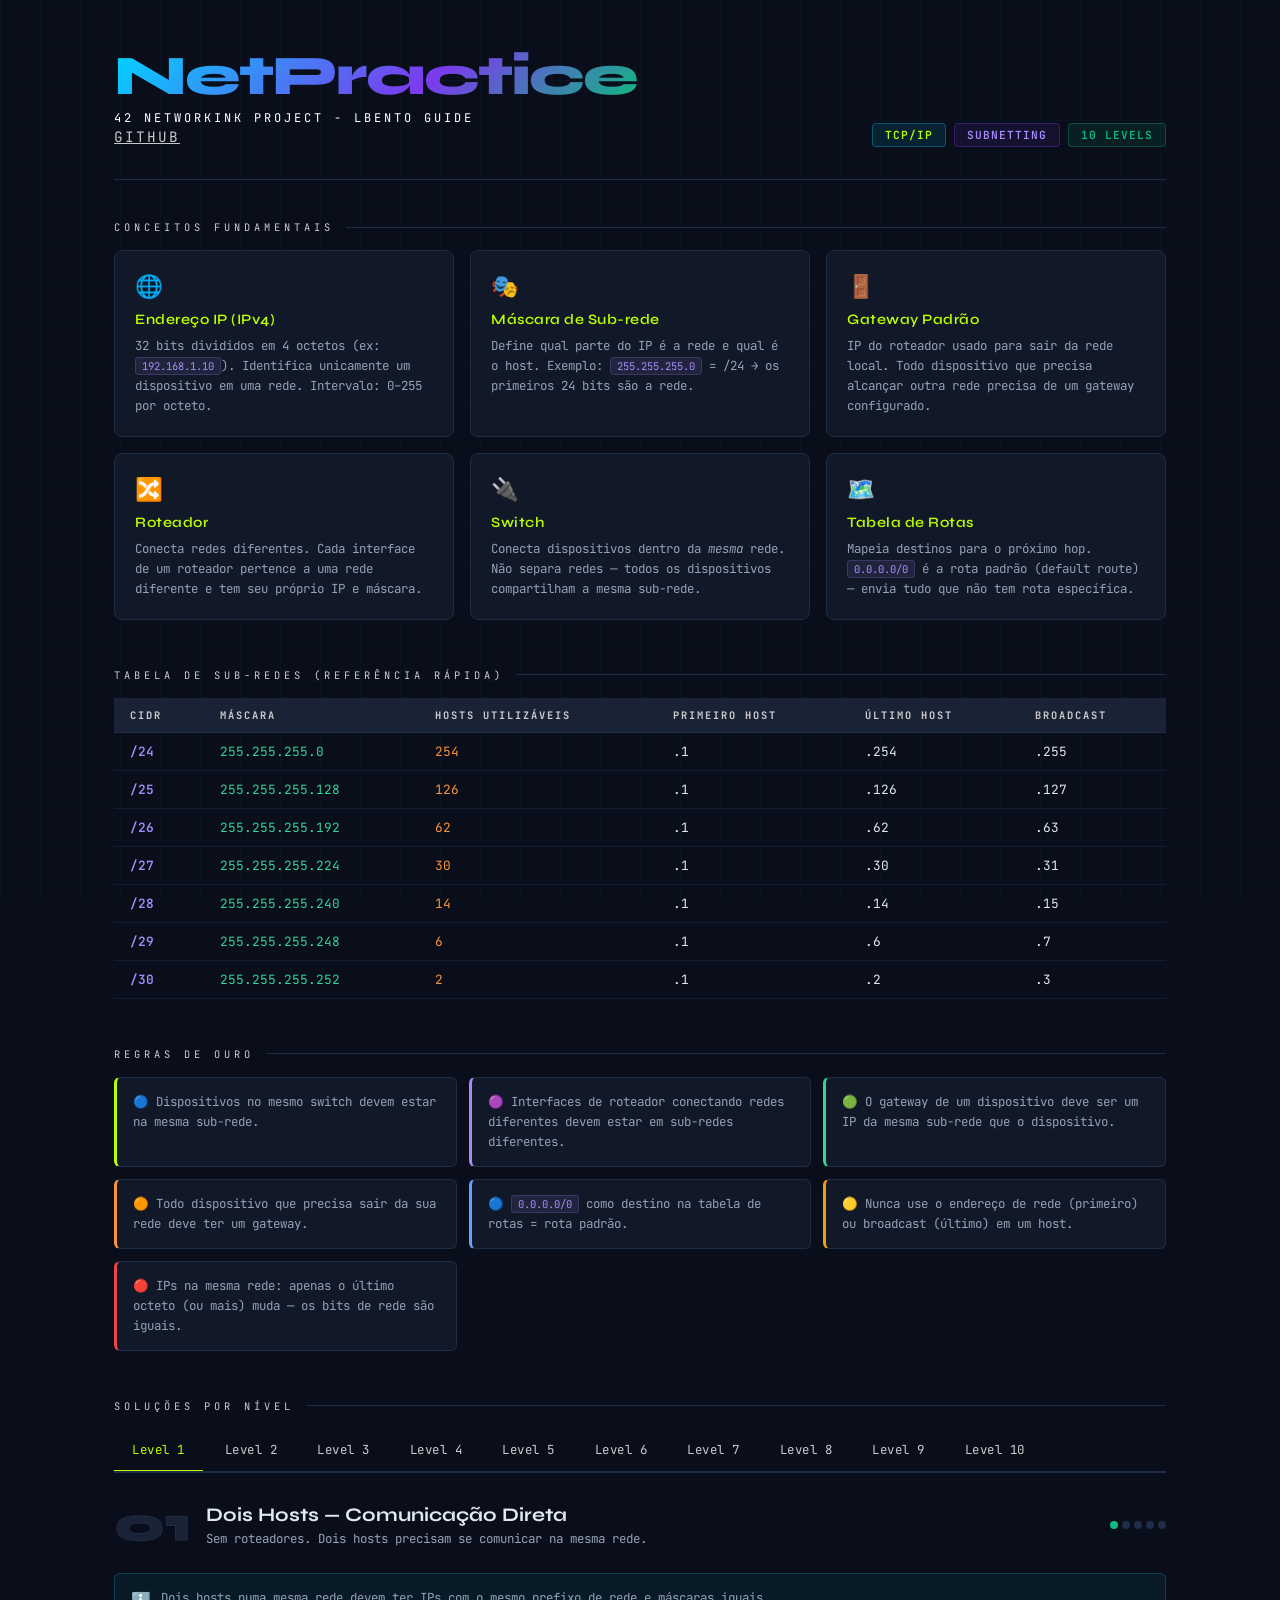
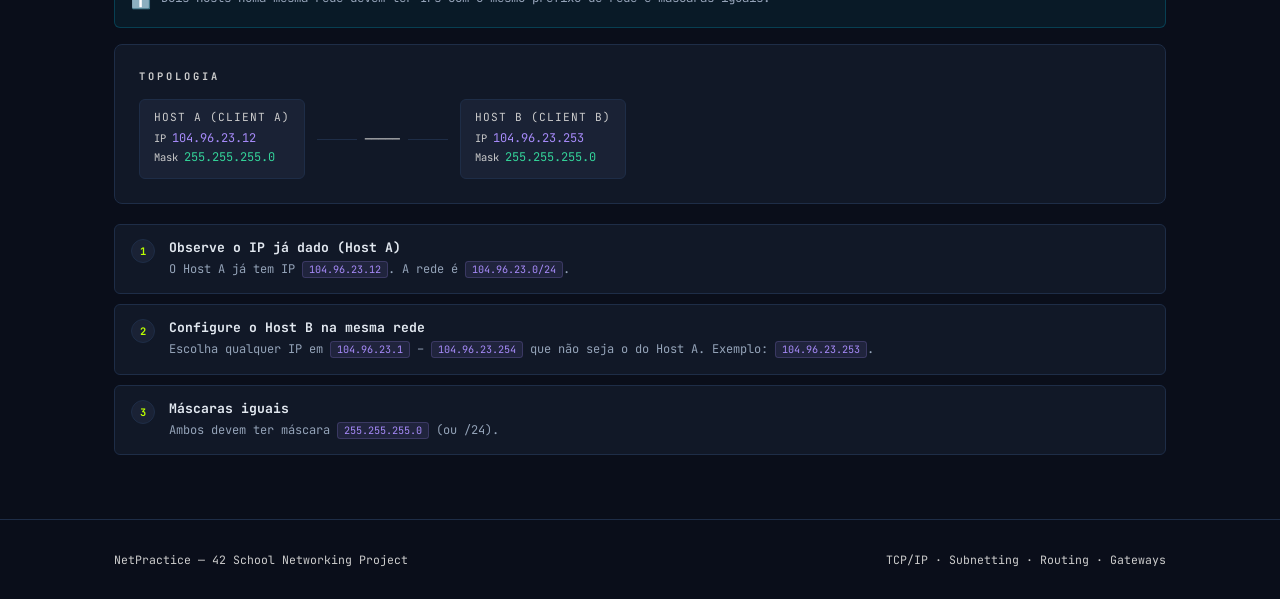
<file: netpractice_guide.html>
<!DOCTYPE html>
<html lang="pt-BR">
<head>
<meta charset="UTF-8">
<meta name="viewport" content="width=device-width, initial-scale=1.0">
<title>NetPractice — lbento (github: lucabarbosa) Guide</title>
<link href="https://fonts.googleapis.com/css2?family=JetBrains+Mono:wght@300;400;600;700&family=Syne:wght@400;600;800&display=swap" rel="stylesheet">
<style>
  :root {
    --bg: #0a0e1a;
    --surface: #111827;
    --surface2: #1a2235;
    --border: #1e2d47;
    --accent: #bbff00;
    --accent2: #7c3aed;
    --accent3: #10b981;
    --warn: #f59e0b;
    --danger: #ef4444;
    --text: #e2e8f0;
    --text-sub: #ffffff;
    --text-link: #c7c7c7;
    --text-dim: #cccccc;
    --text-muted: #94a3b8;
    --ip: #a78bfa;
    --mask: #34d399;
    --gateway: #fb923c;
    --route: #60a5fa;
  }

  * { box-sizing: border-box; margin: 0; padding: 0; }

  body
  {
    background: var(--bg);
    color: var(--text);
    font-family: 'JetBrains Mono', monospace;
    min-height: 100vh;
    overflow-x: hidden;
  }

  body::before
  {
    content: '';
    position: fixed;
    inset: 0;
    background-image:
      linear-gradient(rgba(0,212,255,0.03) 1px, transparent 1px),
      linear-gradient(90deg, rgba(0,212,255,0.03) 1px, transparent 1px);
    background-size: 40px 40px;
    pointer-events: none;
    z-index: 0;
  }

  .container { position: relative; z-index: 1; max-width: 1100px; margin: 0 auto; padding: 0 24px; }

  header
  {
    padding: 48px 0 32px;
    border-bottom: 1px solid var(--border);
    margin-bottom: 40px;
  }

  .header-inner
  {
    display: flex;
    align-items: flex-end;
    justify-content: space-between;
    gap: 24px;
    flex-wrap: wrap;
  }

  .logo-area h1
  {
    font-family: 'Syne', sans-serif;
    font-size: clamp(2rem, 5vw, 3.5rem);
    font-weight: 800;
    background: linear-gradient(135deg, #00d4ff 0%, #7c3aed 60%, #10b981 100%);
    -webkit-background-clip: text;
    -webkit-text-fill-color: transparent;
    background-clip: text;
    line-height: 1;
    letter-spacing: -2px;
  }

  .logo-area .sub
  {
    font-size: 0.75rem;
    color: var(--text-sub);
    margin-top: 6px;
    letter-spacing: 3px;
    text-transform: uppercase;
  }

    .logo-area .link
  {
    font-size: 0.90rem;
    color: var(--text-link);
    margin-top: 8px;
    letter-spacing: 2px;
    text-transform: uppercase;
  }

  .badge-row
  {
    display: flex;
    gap: 8px;
    flex-wrap: wrap;
  }

  .badge
  {
    padding: 4px 12px;
    border-radius: 4px;
    font-size: 0.7rem;
    font-weight: 600;
    letter-spacing: 1px;
    text-transform: uppercase;
  }
  .badge-blue { background: rgba(0,212,255,0.1); border: 1px solid rgba(0,212,255,0.3); color: var(--accent); }
  .badge-purple { background: rgba(124,58,237,0.1); border: 1px solid rgba(124,58,237,0.3); color: #a78bfa; }
  .badge-green { background: rgba(16,185,129,0.1); border: 1px solid rgba(16,185,129,0.3); color: var(--accent3); }

  .section-label
  {
    font-size: 0.65rem;
    letter-spacing: 4px;
    text-transform: uppercase;
    color: var(--text-dim);
    margin-bottom: 16px;
    display: flex;
    align-items: center;
    gap: 12px;
  }
  .section-label::after { content: ''; flex: 1; height: 1px; background: var(--border); }

  .concepts-grid
  {
    display: grid;
    grid-template-columns: repeat(auto-fill, minmax(280px, 1fr));
    gap: 16px;
    margin-bottom: 48px;
  }

  .concept-card
  {
    background: var(--surface);
    border: 1px solid var(--border);
    border-radius: 8px;
    padding: 20px;
    transition: border-color 0.2s, transform 0.2s;
    cursor: default;
  }
  .concept-card:hover { border-color: var(--accent); transform: translateY(-2px); }

  .concept-card .icon {
    font-size: 1.4rem;
    margin-bottom: 10px;
  }

  .concept-card h3
  {
    font-family: 'Syne', sans-serif;
    font-size: 0.9rem;
    font-weight: 600;
    color: var(--accent);
    margin-bottom: 8px;
    letter-spacing: 0.5px;
  }

  .concept-card p
  {
    font-size: 0.78rem;
    color: var(--text-muted);
    line-height: 1.6;
  }

  .ref-table
  {
    width: 100%;
    border-collapse: collapse;
    margin-bottom: 48px;
    font-size: 0.8rem;
  }
  .ref-table th
  {
    background: var(--surface2);
    color: var(--text-dim);
    font-size: 0.65rem;
    letter-spacing: 2px;
    text-transform: uppercase;
    padding: 10px 16px;
    text-align: left;
    border-bottom: 1px solid var(--border);
  }
  .ref-table td
  {
    padding: 10px 16px;
    border-bottom: 1px solid rgba(30,45,71,0.5);
    font-family: 'JetBrains Mono', monospace;
  }
  .ref-table tr:hover td { background: var(--surface); }
  .cidr { color: var(--ip); font-weight: 600; }
  .mask-col { color: var(--mask); }
  .hosts-col { color: var(--gateway); }

  .tabs-wrapper { margin-bottom: 48px; }

  .tabs-scroll
  {
    display: flex;
    gap: 4px;
    overflow-x: auto;
    padding-bottom: 1px;
    border-bottom: 2px solid var(--border);
    margin-bottom: 0;
    scrollbar-width: none;
  }
  .tabs-scroll::-webkit-scrollbar { display: none; }

  .tab-btn
  {
    flex-shrink: 0;
    background: none;
    border: none;
    border-bottom: 2px solid transparent;
    margin-bottom: -2px;
    padding: 12px 18px;
    color: var(--text-dim);
    font-family: 'JetBrains Mono', monospace;
    font-size: 0.78rem;
    cursor: pointer;
    transition: all 0.2s;
    letter-spacing: 0.5px;
    white-space: nowrap;
  }
  .tab-btn:hover { color: var(--text); }
  .tab-btn.active
  {
    color: var(--accent);
    border-bottom-color: var(--accent);
  }

  .tab-panel { display: none; padding-top: 28px; }
  .tab-panel.active { display: block; animation: fadeUp 0.3s ease; }

  @keyframes fadeUp
  {
    from { opacity: 0; transform: translateY(8px); }
    to   { opacity: 1; transform: translateY(0); }
  }

  .level-header
  {
    display: flex;
    align-items: center;
    gap: 16px;
    margin-bottom: 24px;
    flex-wrap: wrap;
  }

  .level-num
  {
    font-family: 'Syne', sans-serif;
    font-size: 3rem;
    font-weight: 800;
    color: var(--surface2);
    line-height: 1;
    -webkit-text-stroke: 1px var(--border);
  }

  .level-meta h2
  {
    font-family: 'Syne', sans-serif;
    font-size: 1.2rem;
    font-weight: 700;
    color: var(--text);
  }

  .level-meta p
  {
    font-size: 0.78rem;
    color: var(--text-muted);
    margin-top: 4px;
  }

  .difficulty
  {
    margin-left: auto;
    display: flex;
    gap: 4px;
    align-items: center;
  }
  .dot { width: 8px; height: 8px; border-radius: 50%; background: var(--border); }
  .dot.on { background: var(--accent3); }
  .dot.mid { background: var(--warn); }
  .dot.hard { background: var(--danger); }

  .diagram-box
  {
    background: var(--surface);
    border: 1px solid var(--border);
    border-radius: 8px;
    padding: 24px;
    margin-bottom: 20px;
    font-size: 0.78rem;
  }

  .diagram-box h4
  {
    color: var(--text-dim);
    font-size: 0.65rem;
    letter-spacing: 3px;
    text-transform: uppercase;
    margin-bottom: 16px;
  }

  .net-diagram
  {
    display: flex;
    flex-direction: column;
    gap: 12px;
  }

  .device-row
  {
    display: flex;
    align-items: center;
    gap: 12px;
    flex-wrap: wrap;
  }

  .device-box
  {
    background: var(--surface2);
    border: 1px solid var(--border);
    border-radius: 6px;
    padding: 10px 14px;
    min-width: 160px;
  }

  .device-name
  {
    font-size: 0.7rem;
    color: var(--text-dim);
    letter-spacing: 1px;
    text-transform: uppercase;
    margin-bottom: 6px;
  }

  .field { margin: 3px 0; font-size: 0.75rem; }
  .field .label { color: var(--text-dim); font-size: 0.65rem; margin-right: 6px; }
  .val-ip { color: var(--ip); }
  .val-mask { color: var(--mask); }
  .val-gw { color: var(--gateway); }
  .val-route { color: var(--route); }

  .connector
  {
    color: var(--border);
    font-size: 1.2rem;
    padding: 0 4px;
  }

  .network-line
  {
    display: flex;
    align-items: center;
    gap: 8px;
    padding: 8px 0;
  }

  .net-label
  {
    background: rgba(0,212,255,0.06);
    border: 1px dashed rgba(0,212,255,0.2);
    border-radius: 4px;
    padding: 4px 10px;
    font-size: 0.7rem;
    color: rgba(0,212,255,0.6);
  }

  .steps
  {
    display: flex;
    flex-direction: column;
    gap: 10px;
    margin-bottom: 20px;
  }

  .step
  {
    display: flex;
    gap: 14px;
    background: var(--surface);
    border: 1px solid var(--border);
    border-radius: 6px;
    padding: 14px 16px;
    transition: border-color 0.2s;
  }
  .step:hover { border-color: rgba(0,212,255,0.3); }

  .step-num
  {
    flex-shrink: 0;
    width: 24px;
    height: 24px;
    border-radius: 50%;
    background: var(--surface2);
    border: 1px solid var(--border);
    display: flex;
    align-items: center;
    justify-content: center;
    font-size: 0.65rem;
    color: var(--accent);
    font-weight: 700;
  }

  .step-body { flex: 1; }
  .step-body strong { color: var(--text); font-size: 0.82rem; display: block; margin-bottom: 4px; }
  .step-body p { color: var(--text-muted); font-size: 0.75rem; line-height: 1.6; }

  code
  {
    background: rgba(167,139,250,0.1);
    border: 1px solid rgba(167,139,250,0.2);
    border-radius: 3px;
    padding: 1px 6px;
    color: var(--ip);
    font-family: 'JetBrains Mono', monospace;
    font-size: 0.85em;
  }

  .callout
  {
    border-radius: 6px;
    padding: 14px 16px;
    margin-bottom: 16px;
    font-size: 0.78rem;
    display: flex;
    gap: 10px;
    line-height: 1.6;
  }
  .callout-info { background: rgba(0,212,255,0.06); border: 1px solid rgba(0,212,255,0.2); color: var(--text-muted); }
  .callout-warn { background: rgba(245,158,11,0.06); border: 1px solid rgba(245,158,11,0.2); color: #fbbf24; }
  .callout-tip  { background: rgba(16,185,129,0.06); border: 1px solid rgba(16,185,129,0.2); color: var(--accent3); }
  .callout-icon { flex-shrink: 0; font-size: 1rem; }

  .rules-grid
  {
    display: grid;
    grid-template-columns: repeat(auto-fill, minmax(260px, 1fr));
    gap: 12px;
    margin-bottom: 32px;
  }

  .rule-card
  {
    background: var(--surface);
    border: 1px solid var(--border);
    border-left: 3px solid var(--accent);
    border-radius: 6px;
    padding: 14px 16px;
  }
  .rule-card:nth-child(2) { border-left-color: var(--ip); }
  .rule-card:nth-child(3) { border-left-color: var(--mask); }
  .rule-card:nth-child(4) { border-left-color: var(--gateway); }
  .rule-card:nth-child(5) { border-left-color: var(--route); }
  .rule-card:nth-child(6) { border-left-color: var(--warn); }
  .rule-card:nth-child(7) { border-left-color: var(--danger); }

  .rule-card p
  {
    font-size: 0.78rem;
    color: var(--text-muted);
    line-height: 1.6;
  }

  ::-webkit-scrollbar { width: 6px; }
  ::-webkit-scrollbar-track { background: var(--bg); }
  ::-webkit-scrollbar-thumb { background: var(--border); border-radius: 3px; }

  footer
  {
    border-top: 1px solid var(--border);
    padding: 32px 0;
    margin-top: 64px;
    color: var(--text-dim);
    font-size: 0.72rem;
    display: flex;
    justify-content: space-between;
    align-items: center;
    flex-wrap: wrap;
    gap: 12px;
  }

  .connection-line
  {
    display: flex;
    align-items: center;
    gap: 8px;
    color: var(--text-dim);
    font-size: 0.7rem;
  }
  .connection-line .line
  {
    height: 1px;
    width: 40px;
    background: var(--border);
  }
  .connection-line.dashed .line
  {
    background: repeating-linear-gradient(90deg, var(--border) 0, var(--border) 4px, transparent 4px, transparent 8px);
  }
</style>
</head>
<body>
<div class="container">

  <header>
    <div class="header-inner">
      <div class="logo-area">
        <h1>NetPractice</h1>
        <div class="sub">42 Networkink Project - lbento guide</div>
        <a class = "link" href = "https://github.com/lucabarbosa">
          github
        </a>
      </div>
      <div class="badge-row">
        <span class="badge badge-blue">TCP/IP</span>
        <span class="badge badge-purple">Subnetting</span>
        <span class="badge badge-green">10 Levels</span>
      </div>  
    </div>
  </header>

  <div class="section-label">Conceitos Fundamentais</div>
  <div class="concepts-grid">

    <div class="concept-card">
      <div class="icon">🌐</div>
      <h3>Endereço IP (IPv4)</h3>
      <p>32 bits divididos em 4 octetos (ex: <code>192.168.1.10</code>). Identifica unicamente um dispositivo em uma rede. Intervalo: 0–255 por octeto.</p>
    </div>

    <div class="concept-card">
      <div class="icon">🎭</div>
      <h3>Máscara de Sub-rede</h3>
      <p>Define qual parte do IP é a rede e qual é o host. Exemplo: <code>255.255.255.0</code> = /24 → os primeiros 24 bits são a rede.</p>
    </div>

    <div class="concept-card">
      <div class="icon">🚪</div>
      <h3>Gateway Padrão</h3>
      <p>IP do roteador usado para sair da rede local. Todo dispositivo que precisa alcançar outra rede precisa de um gateway configurado.</p>
    </div>

    <div class="concept-card">
      <div class="icon">🔀</div>
      <h3>Roteador</h3>
      <p>Conecta redes diferentes. Cada interface de um roteador pertence a uma rede diferente e tem seu próprio IP e máscara.</p>
    </div>

    <div class="concept-card">
      <div class="icon">🔌</div>
      <h3>Switch</h3>
      <p>Conecta dispositivos dentro da <em>mesma</em> rede. Não separa redes — todos os dispositivos compartilham a mesma sub-rede.</p>
    </div>

    <div class="concept-card">
      <div class="icon">🗺️</div>
      <h3>Tabela de Rotas</h3>
      <p>Mapeia destinos para o próximo hop. <code>0.0.0.0/0</code> é a rota padrão (default route) — envia tudo que não tem rota específica.</p>
    </div>

  </div>

  <div class="section-label">Tabela de Sub-redes (Referência Rápida)</div>
  <table class="ref-table" style="margin-bottom:48px">
    <thead>
      <tr>
        <th>CIDR</th>
        <th>Máscara</th>
        <th>Hosts Utilizáveis</th>
        <th>Primeiro host</th>
        <th>Último host</th>
        <th>Broadcast</th>
      </tr>
    </thead>
    <tbody>
      <tr><td class="cidr">/24</td><td class="mask-col">255.255.255.0</td><td class="hosts-col">254</td><td>.1</td><td>.254</td><td>.255</td></tr>
      <tr><td class="cidr">/25</td><td class="mask-col">255.255.255.128</td><td class="hosts-col">126</td><td>.1</td><td>.126</td><td>.127</td></tr>
      <tr><td class="cidr">/26</td><td class="mask-col">255.255.255.192</td><td class="hosts-col">62</td><td>.1</td><td>.62</td><td>.63</td></tr>
      <tr><td class="cidr">/27</td><td class="mask-col">255.255.255.224</td><td class="hosts-col">30</td><td>.1</td><td>.30</td><td>.31</td></tr>
      <tr><td class="cidr">/28</td><td class="mask-col">255.255.255.240</td><td class="hosts-col">14</td><td>.1</td><td>.14</td><td>.15</td></tr>
      <tr><td class="cidr">/29</td><td class="mask-col">255.255.255.248</td><td class="hosts-col">6</td><td>.1</td><td>.6</td><td>.7</td></tr>
      <tr><td class="cidr">/30</td><td class="mask-col">255.255.255.252</td><td class="hosts-col">2</td><td>.1</td><td>.2</td><td>.3</td></tr>
    </tbody>
  </table>

  <div class="section-label">Regras de Ouro</div>
  <div class="rules-grid" style="margin-bottom:48px">
    <div class="rule-card"><p>🔵 Dispositivos no mesmo switch devem estar na mesma sub-rede.</p></div>
    <div class="rule-card"><p>🟣 Interfaces de roteador conectando redes diferentes devem estar em sub-redes diferentes.</p></div>
    <div class="rule-card"><p>🟢 O gateway de um dispositivo deve ser um IP da mesma sub-rede que o dispositivo.</p></div>
    <div class="rule-card"><p>🟠 Todo dispositivo que precisa sair da sua rede deve ter um gateway.</p></div>
    <div class="rule-card"><p>🔵 <code>0.0.0.0/0</code> como destino na tabela de rotas = rota padrão.</p></div>
    <div class="rule-card"><p>🟡 Nunca use o endereço de rede (primeiro) ou broadcast (último) em um host.</p></div>
    <div class="rule-card"><p>🔴 IPs na mesma rede: apenas o último octeto (ou mais) muda — os bits de rede são iguais.</p></div>
  </div>

  <div class="section-label">Soluções por Nível</div>
  <div class="tabs-wrapper">
    <div class="tabs-scroll" id="tabsScroll">
      <button class="tab-btn active" onclick="showTab(0)">Level 1</button>
      <button class="tab-btn" onclick="showTab(1)">Level 2</button>
      <button class="tab-btn" onclick="showTab(2)">Level 3</button>
      <button class="tab-btn" onclick="showTab(3)">Level 4</button>
      <button class="tab-btn" onclick="showTab(4)">Level 5</button>
      <button class="tab-btn" onclick="showTab(5)">Level 6</button>
      <button class="tab-btn" onclick="showTab(6)">Level 7</button>
      <button class="tab-btn" onclick="showTab(7)">Level 8</button>
      <button class="tab-btn" onclick="showTab(8)">Level 9</button>
      <button class="tab-btn" onclick="showTab(9)">Level 10</button>
    </div>

    <div class="tab-panel active" id="panel-0">
      <div class="level-header">
        <div class="level-num">01</div>
        <div class="level-meta">
          <h2>Dois Hosts — Comunicação Direta</h2>
          <p>Sem roteadores. Dois hosts precisam se comunicar na mesma rede.</p>
        </div>
        <div class="difficulty" title="Dificuldade">
          <div class="dot on"></div><div class="dot"></div><div class="dot"></div><div class="dot"></div><div class="dot"></div>
        </div>
      </div>

      <div class="callout callout-info">
        <span class="callout-icon">ℹ️</span>
        Dois hosts numa mesma rede devem ter IPs com o mesmo prefixo de rede e máscaras iguais.
      </div>

      <div class="diagram-box">
        <h4>Topologia</h4>
        <div class="net-diagram">
          <div class="device-row">
            <div class="device-box">
              <div class="device-name">Host A (Client A)</div>
              <div class="field"><span class="label">IP</span><span class="val-ip">104.96.23.12</span></div>
              <div class="field"><span class="label">Mask</span><span class="val-mask">255.255.255.0</span></div>
            </div>
            <div class="connection-line">
              <div class="line"></div>─────<div class="line"></div>
            </div>
            <div class="device-box">
              <div class="device-name">Host B (Client B)</div>
              <div class="field"><span class="label">IP</span><span class="val-ip">104.96.23.253</span></div>
              <div class="field"><span class="label">Mask</span><span class="val-mask">255.255.255.0</span></div>
            </div>
          </div>
        </div>
      </div>

      <div class="steps">
        <div class="step">
          <div class="step-num">1</div>
          <div class="step-body">
            <strong>Observe o IP já dado (Host A)</strong>
            <p>O Host A já tem IP <code>104.96.23.12</code>. A rede é <code>104.96.23.0/24</code>.</p>
          </div>
        </div>
        <div class="step">
          <div class="step-num">2</div>
          <div class="step-body">
            <strong>Configure o Host B na mesma rede</strong>
            <p>Escolha qualquer IP em <code>104.96.23.1</code> – <code>104.96.23.254</code> que não seja o do Host A. Exemplo: <code>104.96.23.253</code>.</p>
          </div>
        </div>
        <div class="step">
          <div class="step-num">3</div>
          <div class="step-body">
            <strong>Máscaras iguais</strong>
            <p>Ambos devem ter máscara <code>255.255.255.0</code> (ou /24).</p>
          </div>
        </div>
      </div>
    </div>

    <!-- ============ LEVEL 2 ============ -->
    <div class="tab-panel" id="panel-1">
      <div class="level-header">
        <div class="level-num">02</div>
        <div class="level-meta">
          <h2>Dois Hosts — Mesma Sub-rede</h2>
          <p>Dois pares de hosts conectados diretamente. Cada par é uma rede isolada.</p>
        </div>
        <div class="difficulty">
          <div class="dot on"></div><div class="dot on"></div><div class="dot"></div><div class="dot"></div><div class="dot"></div>
        </div>
      </div>

      <div class="callout callout-tip">
        <span class="callout-icon">💡</span>
        A máscara /30 (<code>255.255.255.252</code>) permite apenas 2 hosts — útil para links ponto-a-ponto.
      </div>

      <div class="diagram-box">
        <h4>Topologia</h4>
        <div class="net-diagram">
          <div class="device-row">
            <div class="device-box">
              <div class="device-name">Host A</div>
              <div class="field"><span class="label">IP</span><span class="val-ip">192.168.98.2</span></div>
              <div class="field"><span class="label">Mask</span><span class="val-mask">255.255.255.252</span></div>
            </div>
            <div class="connection-line"><div class="line"></div>─────<div class="line"></div></div>
            <div class="device-box">
              <div class="device-name">Host B</div>
              <div class="field"><span class="label">IP</span><span class="val-ip">192.168.98.1</span></div>
              <div class="field"><span class="label">Mask</span><span class="val-mask">255.255.255.252</span></div>
            </div>
          </div>
          <div style="margin: 8px 0; border-top: 1px dashed var(--border); padding-top: 12px"></div>
          <div class="device-row">
            <div class="device-box">
              <div class="device-name">Host C</div>
              <div class="field"><span class="label">IP</span><span class="val-ip">192.168.15.1</span></div>
              <div class="field"><span class="label">Mask</span><span class="val-mask">255.255.255.252</span></div>
            </div>
            <div class="connection-line"><div class="line"></div>─────<div class="line"></div></div>
            <div class="device-box">
              <div class="device-name">Host D</div>
              <div class="field"><span class="label">IP</span><span class="val-ip">192.168.15.2</span></div>
              <div class="field"><span class="label">Mask</span><span class="val-mask">255.255.255.252</span></div>
            </div>
          </div>
        </div>
      </div>

      <div class="steps">
        <div class="step">
          <div class="step-num">1</div>
          <div class="step-body">
            <strong>Par A–B: use /30</strong>
            <p>Com máscara <code>/30</code>, só há 2 IPs utilizáveis. Coloque A em <code>.1</code> e B em <code>.2</code> (ou vice-versa) dentro do mesmo bloco.</p>
          </div>
        </div>
        <div class="step">
          <div class="step-num">2</div>
          <div class="step-body">
            <strong>Par C–D: rede diferente</strong>
            <p>Use um prefixo de rede diferente do par A–B para evitar conflitos.</p>
          </div>
        </div>
        <div class="step">
          <div class="step-num">3</div>
          <div class="step-body">
            <strong>Máscaras sempre iguais nos dois lados</strong>
            <p>Dois hosts se comunicando diretamente devem ter a mesma máscara.</p>
          </div>
        </div>
      </div>
    </div>

    <!-- ============ LEVEL 3 ============ -->
    <div class="tab-panel" id="panel-2">
      <div class="level-header">
        <div class="level-num">03</div>
        <div class="level-meta">
          <h2>Switch — Múltiplos Hosts</h2>
          <p>Um switch conecta 3+ hosts. Todos devem estar na mesma sub-rede.</p>
        </div>
        <div class="difficulty">
          <div class="dot on"></div><div class="dot on"></div><div class="dot"></div><div class="dot"></div><div class="dot"></div>
        </div>
      </div>

      <div class="callout callout-info">
        <span class="callout-icon">ℹ️</span>
        Um switch não separa redes. Todos os hosts conectados a ele precisam estar na mesma sub-rede com a mesma máscara.
      </div>

      <div class="diagram-box">
        <h4>Topologia</h4>
        <div class="net-diagram">
          <div class="device-row">
            <div class="device-box">
              <div class="device-name">Host A</div>
              <div class="field"><span class="label">IP</span><span class="val-ip">104.198.241.125</span></div>
              <div class="field"><span class="label">Mask</span><span class="val-mask">255.255.255.128</span></div>
            </div>
            <div class="connection-line"><div class="line"></div>──[SW]──<div class="line"></div></div>
            <div class="device-box">
              <div class="device-name">Host B</div>
              <div class="field"><span class="label">IP</span><span class="val-ip">104.198.241.126</span></div>
              <div class="field"><span class="label">Mask</span><span class="val-mask">255.255.255.128</span></div>
            </div>
          </div>
          <div style="text-align:center; color:var(--text-dim); font-size:0.75rem; margin: 4px 0">│</div>
          <div style="text-align:center">
            <div class="device-box" style="display:inline-block">
              <div class="device-name">Host C</div>
              <div class="field"><span class="label">IP</span><span class="val-ip">104.198.241.1</span></div>
              <div class="field"><span class="label">Mask</span><span class="val-mask">255.255.255.128</span></div>
            </div>
          </div>
        </div>
      </div>

      <div class="steps">
        <div class="step">
          <div class="step-num">1</div>
          <div class="step-body">
            <strong>Identifique a rede pelo host fixo</strong>
            <p>Se um IP já está definido (ex: <code>104.198.241.125/25</code>), a rede é <code>104.198.241.0/25</code>. IPs disponíveis: .1 até .126.</p>
          </div>
        </div>
        <div class="step">
          <div class="step-num">2</div>
          <div class="step-body">
            <strong>Configure todos os outros hosts na mesma rede</strong>
            <p>Todos os hosts no switch devem usar IPs do range <code>104.198.241.1</code>–<code>104.198.241.126</code> e máscara <code>255.255.255.128</code>.</p>
          </div>
        </div>
      </div>
    </div>

    <!-- ============ LEVEL 4 ============ -->
    <div class="tab-panel" id="panel-3">
      <div class="level-header">
        <div class="level-num">04</div>
        <div class="level-meta">
          <h2>Roteador — Duas Redes</h2>
          <p>Um roteador conecta dois grupos de hosts em redes separadas.</p>
        </div>
        <div class="difficulty">
          <div class="dot on"></div><div class="dot on"></div><div class="dot on"></div><div class="dot"></div><div class="dot"></div>
        </div>
      </div>

      <div class="callout callout-warn">
        <span class="callout-icon">⚠️</span>
        Cada interface do roteador deve estar em uma sub-rede DIFERENTE. Nunca use o mesmo prefixo de rede nos dois lados.
      </div>

      <div class="diagram-box">
        <h4>Topologia</h4>
        <div class="net-diagram">
          <div class="device-row">
            <div class="device-box">
              <div class="device-name">Host A</div>
              <div class="field"><span class="label">IP</span><span class="val-ip">85.17.5.4</span></div>
              <div class="field"><span class="label">Mask</span><span class="val-mask">255.255.255.0</span></div>
              <div class="field"><span class="label">GW</span><span class="val-gw">85.17.5.1</span></div>
            </div>
            <div class="connection-line"><div class="line"></div>────<div class="line"></div></div>
            <div class="device-box">
              <div class="device-name">Router R (eth0)</div>
              <div class="field"><span class="label">IP</span><span class="val-ip">85.17.5.1</span></div>
              <div class="field"><span class="label">Mask</span><span class="val-mask">255.255.255.0</span></div>
            </div>
          </div>
          <div style="text-align:right; padding-right: 80px; color:var(--text-dim); font-size:0.75rem">│ (eth1)</div>
          <div class="device-row" style="justify-content: flex-end">
            <div class="device-box">
              <div class="device-name">Host B</div>
              <div class="field"><span class="label">IP</span><span class="val-ip">190.3.2.253</span></div>
              <div class="field"><span class="label">Mask</span><span class="val-mask">255.255.255.0</span></div>
              <div class="field"><span class="label">GW</span><span class="val-gw">190.3.2.254</span></div>
            </div>
            <div class="connection-line"><div class="line"></div>────<div class="line"></div></div>
            <div class="device-box">
              <div class="device-name">Router R (eth1)</div>
              <div class="field"><span class="label">IP</span><span class="val-ip">190.3.2.254</span></div>
              <div class="field"><span class="label">Mask</span><span class="val-mask">255.255.255.0</span></div>
            </div>
          </div>
        </div>
      </div>

      <div class="steps">
        <div class="step">
          <div class="step-num">1</div>
          <div class="step-body">
            <strong>Configure a interface do roteador (lado esquerdo)</strong>
            <p>O IP do roteador deve estar na mesma sub-rede que o Host A. Ex: Host A = <code>85.17.5.4/24</code> → Router eth0 = <code>85.17.5.1/24</code>.</p>
          </div>
        </div>
        <div class="step">
          <div class="step-num">2</div>
          <div class="step-body">
            <strong>Configure a interface do roteador (lado direito) em outra rede</strong>
            <p>Use uma rede totalmente diferente. Ex: <code>190.3.2.0/24</code>. Router eth1 = <code>190.3.2.254/24</code>.</p>
          </div>
        </div>
        <div class="step">
          <div class="step-num">3</div>
          <div class="step-body">
            <strong>Configure o Gateway nos hosts</strong>
            <p>O gateway de cada host = IP da interface do roteador no mesmo lado. Host A → gateway <code>85.17.5.1</code>. Host B → gateway <code>190.3.2.254</code>.</p>
          </div>
        </div>
      </div>
    </div>

    <!-- ============ LEVEL 5 ============ -->
    <div class="tab-panel" id="panel-4">
      <div class="level-header">
        <div class="level-num">05</div>
        <div class="level-meta">
          <h2>Roteador + Tabela de Rotas</h2>
          <p>Hosts precisam de rotas configuradas para alcançar redes remotas via roteador.</p>
        </div>
        <div class="difficulty">
          <div class="dot on"></div><div class="dot on"></div><div class="dot on"></div><div class="dot"></div><div class="dot"></div>
        </div>
      </div>

      <div class="callout callout-tip">
        <span class="callout-icon">💡</span>
        Nos hosts, use <code>0.0.0.0/0</code> como destino na tabela de rotas — isso significa "qualquer destino", e o próximo hop é o gateway (IP do roteador).
      </div>

      <div class="diagram-box">
        <h4>Configuração da Tabela de Rotas</h4>
        <div class="net-diagram">
          <div class="device-box" style="max-width: 400px">
            <div class="device-name">Host A — Routing Table</div>
            <div class="field"><span class="label">Dest</span><span class="val-route">0.0.0.0/0</span></div>
            <div class="field"><span class="label">Next hop</span><span class="val-gw">54.117.30.126</span> <span style="color:var(--text-dim);font-size:0.7rem">(IP do roteador)</span></div>
          </div>
          <div class="device-box" style="max-width: 400px; margin-top: 12px">
            <div class="device-name">Host B — Routing Table</div>
            <div class="field"><span class="label">Dest</span><span class="val-route">0.0.0.0/0</span></div>
            <div class="field"><span class="label">Next hop</span><span class="val-gw">54.117.30.62</span> <span style="color:var(--text-dim);font-size:0.7rem">(IP do roteador)</span></div>
          </div>
        </div>
      </div>

      <div class="steps">
        <div class="step">
          <div class="step-num">1</div>
          <div class="step-body">
            <strong>Configure IPs dos hosts e interfaces do roteador</strong>
            <p>Assim como no Level 4 — cada lado do roteador é uma rede diferente.</p>
          </div>
        </div>
        <div class="step">
          <div class="step-num">2</div>
          <div class="step-body">
            <strong>Adicione rota padrão em cada host</strong>
            <p>Destino: <code>0.0.0.0/0</code>. Next hop: IP da interface do roteador no mesmo lado do host.</p>
          </div>
        </div>
        <div class="step">
          <div class="step-num">3</div>
          <div class="step-body">
            <strong>Verifique rota no roteador (se necessário)</strong>
            <p>Alguns níveis exigem que o roteador também tenha rotas para alcançar as redes dos hosts.</p>
          </div>
        </div>
      </div>
    </div>

    <!-- ============ LEVEL 6 ============ -->
    <div class="tab-panel" id="panel-5">
      <div class="level-header">
        <div class="level-num">06</div>
        <div class="level-meta">
          <h2>Internet — Rota Padrão</h2>
          <p>A rede se conecta à internet. É necessário configurar rotas para o tráfego externo.</p>
        </div>
        <div class="difficulty">
          <div class="dot on"></div><div class="dot on"></div><div class="dot on"></div><div class="dot on"></div><div class="dot"></div>
        </div>
      </div>

      <div class="callout callout-warn">
        <span class="callout-icon">⚠️</span>
        A internet tem um IP fixo no diagrama. Você configura a rota do seu roteador para a internet, e a internet precisa saber como chegar à sua rede.
      </div>

      <div class="diagram-box">
        <h4>Topologia</h4>
        <div class="net-diagram">
          <div class="device-row">
            <div class="device-box">
              <div class="device-name">Host A</div>
              <div class="field"><span class="label">IP</span><span class="val-ip">10.0.0.2</span></div>
              <div class="field"><span class="label">Mask</span><span class="val-mask">/24</span></div>
              <div class="field"><span class="label">GW</span><span class="val-gw">10.0.0.1</span></div>
            </div>
            <div class="connection-line"><div class="line"></div>────<div class="line"></div></div>
            <div class="device-box">
              <div class="device-name">Router R</div>
              <div class="field"><span class="label">eth0</span><span class="val-ip">10.0.0.1</span></div>
              <div class="field"><span class="label">eth1</span><span class="val-ip">163.172.250.1</span></div>
              <div class="field"><span class="label">Route→</span><span class="val-route">0.0.0.0/0 → eth1</span></div>
            </div>
            <div class="connection-line"><div class="line"></div>────<div class="line"></div></div>
            <div class="device-box">
              <div class="device-name">🌐 Internet</div>
              <div class="field"><span class="label">IP</span><span class="val-ip">163.172.250.12</span></div>
              <div class="field"><span class="label">Route→</span><span class="val-route">10.0.0.0/24 → R</span></div>
            </div>
          </div>
        </div>
      </div>

      <div class="steps">
        <div class="step">
          <div class="step-num">1</div>
          <div class="step-body">
            <strong>Configure a rede interna normalmente</strong>
            <p>Host A ↔ Router eth0: mesma sub-rede.</p>
          </div>
        </div>
        <div class="step">
          <div class="step-num">2</div>
          <div class="step-body">
            <strong>Rota do roteador para a internet</strong>
            <p>Na tabela de rotas do roteador: destino <code>0.0.0.0/0</code>, next hop = IP da internet.</p>
          </div>
        </div>
        <div class="step">
          <div class="step-num">3</div>
          <div class="step-body">
            <strong>Rota da internet para a rede interna</strong>
            <p>Na tabela de rotas da internet: destino = sua rede interna (ex: <code>10.0.0.0/24</code>), next hop = IP externo do seu roteador.</p>
          </div>
        </div>
      </div>
    </div>

    <!-- ============ LEVEL 7 ============ -->
    <div class="tab-panel" id="panel-6">
      <div class="level-header">
        <div class="level-num">07</div>
        <div class="level-meta">
          <h2>Múltiplos Roteadores</h2>
          <p>Dois roteadores interconectados. Rotas entre redes precisam cruzar dois saltos (hops).</p>
        </div>
        <div class="difficulty">
          <div class="dot on"></div><div class="dot on"></div><div class="dot on"></div><div class="dot on"></div><div class="dot"></div>
        </div>
      </div>

      <div class="callout callout-tip">
        <span class="callout-icon">💡</span>
        O link entre os dois roteadores é uma rede própria (geralmente /30). Cada roteador precisa de rotas para as redes que não estão diretamente conectadas a ele.
      </div>

      <div class="diagram-box">
        <h4>Topologia</h4>
        <div class="net-diagram">
          <div class="device-row">
            <div class="device-box">
              <div class="device-name">Host A</div>
              <div class="field"><span class="label">IP</span><span class="val-ip">192.168.0.2/24</span></div>
              <div class="field"><span class="label">GW</span><span class="val-gw">192.168.0.1</span></div>
            </div>
            <div class="connection-line"><div class="line"></div>──<div class="line"></div></div>
            <div class="device-box">
              <div class="device-name">Router A</div>
              <div class="field"><span class="label">eth0</span><span class="val-ip">192.168.0.1/24</span></div>
              <div class="field"><span class="label">eth1</span><span class="val-ip">10.0.0.1/30</span></div>
            </div>
            <div class="connection-line"><div class="line"></div>──<div class="line"></div></div>
            <div class="device-box">
              <div class="device-name">Router B</div>
              <div class="field"><span class="label">eth0</span><span class="val-ip">10.0.0.2/30</span></div>
              <div class="field"><span class="label">eth1</span><span class="val-ip">172.16.0.1/24</span></div>
            </div>
            <div class="connection-line"><div class="line"></div>──<div class="line"></div></div>
            <div class="device-box">
              <div class="device-name">Host B</div>
              <div class="field"><span class="label">IP</span><span class="val-ip">172.16.0.2/24</span></div>
              <div class="field"><span class="label">GW</span><span class="val-gw">172.16.0.1</span></div>
            </div>
          </div>
        </div>
      </div>

      <div class="steps">
        <div class="step">
          <div class="step-num">1</div>
          <div class="step-body">
            <strong>Link entre roteadores (rede /30)</strong>
            <p>Router A eth1 = <code>10.0.0.1/30</code>, Router B eth0 = <code>10.0.0.2/30</code>. Essa é uma rede ponto-a-ponto.</p>
          </div>
        </div>
        <div class="step">
          <div class="step-num">2</div>
          <div class="step-body">
            <strong>Rotas no Router A</strong>
            <p>Para alcançar a rede de Host B (<code>172.16.0.0/24</code>), próximo hop = <code>10.0.0.2</code> (Router B).</p>
          </div>
        </div>
        <div class="step">
          <div class="step-num">3</div>
          <div class="step-body">
            <strong>Rotas no Router B</strong>
            <p>Para alcançar a rede de Host A (<code>192.168.0.0/24</code>), próximo hop = <code>10.0.0.1</code> (Router A).</p>
          </div>
        </div>
        <div class="step">
          <div class="step-num">4</div>
          <div class="step-body">
            <strong>Gateways dos hosts</strong>
            <p>Host A → gateway <code>192.168.0.1</code>. Host B → gateway <code>172.16.0.1</code>.</p>
          </div>
        </div>
      </div>
    </div>

    <!-- ============ LEVEL 8 ============ -->
    <div class="tab-panel" id="panel-7">
      <div class="level-header">
        <div class="level-num">08</div>
        <div class="level-meta">
          <h2>Switch + Roteador + Internet</h2>
          <p>Switch agrupando hosts, roteador e conexão com internet simultâneos.</p>
        </div>
        <div class="difficulty">
          <div class="dot on"></div><div class="dot on"></div><div class="dot on"></div><div class="dot on"></div><div class="dot"></div>
        </div>
      </div>

      <div class="callout callout-info">
        <span class="callout-icon">ℹ️</span>
        Neste nível há 3 redes distintas: rede do switch (hosts), link roteador-internet, e a "rede internet". Cada uma precisa ter sub-rede separada.
      </div>

      <div class="diagram-box">
        <h4>Topologia</h4>
        <div class="net-diagram">
          <div class="device-row">
            <div class="device-box">
              <div class="device-name">Host C</div>
              <div class="field"><span class="label">IP</span><span class="val-ip">10.0.0.2/26</span></div>
              <div class="field"><span class="label">GW</span><span class="val-gw">10.0.0.1</span></div>
            </div>
            <div class="device-box">
              <div class="device-name">Host D</div>
              <div class="field"><span class="label">IP</span><span class="val-ip">10.0.0.3/26</span></div>
              <div class="field"><span class="label">GW</span><span class="val-gw">10.0.0.1</span></div>
            </div>
          </div>
          <div style="text-align:center; color:var(--text-dim); font-size:0.75rem; margin: 4px 0">└──[SW]──┘</div>
          <div style="text-align:center; color:var(--text-dim); font-size:0.75rem">│</div>
          <div style="text-align:center">
            <div class="device-box" style="display:inline-block">
              <div class="device-name">Router R</div>
              <div class="field"><span class="label">eth0 (SW)</span><span class="val-ip">10.0.0.1/26</span></div>
              <div class="field"><span class="label">eth1 (INT)</span><span class="val-ip">163.172.1.1/30</span></div>
            </div>
          </div>
          <div style="text-align:center; color:var(--text-dim); font-size:0.75rem">│</div>
          <div style="text-align:center">
            <div class="device-box" style="display:inline-block">
              <div class="device-name">🌐 Internet</div>
              <div class="field"><span class="label">IP</span><span class="val-ip">163.172.1.2/30</span></div>
            </div>
          </div>
        </div>
      </div>

      <div class="steps">
        <div class="step">
          <div class="step-num">1</div>
          <div class="step-body">
            <strong>Rede do switch (/26 = 62 hosts)</strong>
            <p>Router eth0 + Host C + Host D todos na mesma /26. Ex: <code>10.0.0.0/26</code>.</p>
          </div>
        </div>
        <div class="step">
          <div class="step-num">2</div>
          <div class="step-body">
            <strong>Link roteador → internet (/30)</strong>
            <p>Rede separada para o link ponto-a-ponto. Ex: <code>163.172.1.0/30</code>.</p>
          </div>
        </div>
        <div class="step">
          <div class="step-num">3</div>
          <div class="step-body">
            <strong>Rotas de retorno da internet</strong>
            <p>A internet precisa de rota para a rede dos hosts: destino <code>10.0.0.0/26</code>, next hop = IP externo do roteador.</p>
          </div>
        </div>
      </div>
    </div>

    <!-- ============ LEVEL 9 ============ -->
    <div class="tab-panel" id="panel-8">
      <div class="level-header">
        <div class="level-num">09</div>
        <div class="level-meta">
          <h2>Topologia Complexa — 3 Redes</h2>
          <p>Múltiplas sub-redes, dois roteadores, switch e internet. Exige planejamento cuidadoso.</p>
        </div>
        <div class="difficulty">
          <div class="dot on"></div><div class="dot on"></div><div class="dot on"></div><div class="dot on"></div><div class="dot mid"></div>
        </div>
      </div>

      <div class="callout callout-warn">
        <span class="callout-icon">⚠️</span>
        Certifique-se de que cada sub-rede usa um range de IPs completamente diferente. Sobreposição de sub-redes causa falha na comunicação.
      </div>

      <div class="steps">
        <div class="step">
          <div class="step-num">1</div>
          <div class="step-body">
            <strong>Mapeie todas as redes presentes</strong>
            <p>Identifique quantas redes existem: rede A (switch1), rede B (switch2), link roteador1↔roteador2, link para internet. Cada uma precisa de uma sub-rede diferente.</p>
          </div>
        </div>
        <div class="step">
          <div class="step-num">2</div>
          <div class="step-body">
            <strong>Use /30 para links ponto-a-ponto</strong>
            <p>Entre roteadores e entre roteador e internet, use /30 para economizar IPs.</p>
          </div>
        </div>
        <div class="step">
          <div class="step-num">3</div>
          <div class="step-body">
            <strong>Configure rotas em ambos os roteadores</strong>
            <p>Cada roteador precisa saber como chegar às redes que não estão diretamente conectadas a ele. Use rotas específicas ou rota padrão.</p>
          </div>
        </div>
        <div class="step">
          <div class="step-num">4</div>
          <div class="step-body">
            <strong>Rota na internet</strong>
            <p>A internet precisa de rotas para TODAS as sub-redes internas, ou use um supernet que cubra todas (ex: <code>10.0.0.0/8</code> se todas usam esse prefixo).</p>
          </div>
        </div>
        <div class="step">
          <div class="step-num">5</div>
          <div class="step-body">
            <strong>Verifique os logs</strong>
            <p>Use os logs no bottom da interface do NetPractice para identificar o que ainda está faltando (gateway, rota incorreta, IP inválido).</p>
          </div>
        </div>
      </div>
    </div>

    <!-- ============ LEVEL 10 ============ -->
    <div class="tab-panel" id="panel-9">
      <div class="level-header">
        <div class="level-num">10</div>
        <div class="level-meta">
          <h2>Nível Final — Topologia Completa</h2>
          <p>O nível mais complexo: múltiplos switches, roteadores, sub-redes e internet integrados.</p>
        </div>
        <div class="difficulty">
          <div class="dot on"></div><div class="dot on"></div><div class="dot on"></div><div class="dot on"></div><div class="dot hard"></div>
        </div>
      </div>

      <div class="callout callout-tip">
        <span class="callout-icon">💡</span>
        Dica final: resolva de dentro para fora. Configure primeiro as redes locais (hosts + switches), depois os links entre roteadores, e por último as rotas para internet.
      </div>

      <div class="steps">
        <div class="step">
          <div class="step-num">1</div>
          <div class="step-body">
            <strong>Desenhe o mapa em papel</strong>
            <p>Anote cada dispositivo, suas interfaces, e qual rede cada interface pertence. Isso evita erros de sub-rede sobreposta.</p>
          </div>
        </div>
        <div class="step">
          <div class="step-num">2</div>
          <div class="step-body">
            <strong>Defina blocos de endereçamento</strong>
            <p>Exemplo: use <code>10.0.1.0/24</code> para rede A, <code>10.0.2.0/24</code> para rede B, <code>10.0.3.0/30</code> para link entre roteadores, etc.</p>
          </div>
        </div>
        <div class="step">
          <div class="step-num">3</div>
          <div class="step-body">
            <strong>Configure hosts e interfaces de roteadores</strong>
            <p>Preencha IPs, máscaras e gateways nos hosts. Configure as interfaces dos roteadores com IPs das respectivas redes.</p>
          </div>
        </div>
        <div class="step">
          <div class="step-num">4</div>
          <div class="step-body">
            <strong>Configure todas as tabelas de rotas</strong>
            <p>Cada roteador precisa de rotas para redes que não conhece diretamente. Use <code>0.0.0.0/0</code> como rota padrão quando possível.</p>
          </div>
        </div>
        <div class="step">
          <div class="step-num">5</div>
          <div class="step-body">
            <strong>Configure rotas na internet</strong>
            <p>A internet deve ter rotas de retorno para cada sub-rede interna, ou um supernet (ex: <code>10.0.0.0/8</code>).</p>
          </div>
        </div>
        <div class="step">
          <div class="step-num">6</div>
          <div class="step-body">
            <strong>Exporte antes de sair!</strong>
            <p>Clique em <strong>[Get my config]</strong> assim que o nível estiver completo. O arquivo exportado vai para o seu repositório Git.</p>
          </div>
        </div>
      </div>

      <div class="callout callout-info" style="margin-top: 20px">
        <span class="callout-icon">📌</span>
        Lembre-se: durante a defesa você terá que resolver 3 níveis aleatórios com tempo limitado. Pratique até conseguir resolver cada nível em menos de 5 minutos.
      </div>
    </div>

  </div><!-- /tabs-wrapper -->

</div><!-- /container -->

<footer>
  <div class="container" style="display:flex; justify-content:space-between; width:100%; flex-wrap:wrap; gap:12px">
    <span>NetPractice — 42 School Networking Project</span>
    <span>TCP/IP · Subnetting · Routing · Gateways</span>
  </div>
</footer>

<script>
  function showTab(idx) {
    document.querySelectorAll('.tab-btn').forEach((b, i) => {
      b.classList.toggle('active', i === idx);
    });
    document.querySelectorAll('.tab-panel').forEach((p, i) => {
      p.classList.toggle('active', i === idx);
    });
  }
</script>
</body>
</html>
</file>
<file: css/netpractice.css>
/* net Practice CSS */
/* Warning : some parameters are set / modified by script */


body {
    font-family: "Arial", sans-serif;
    padding:0px;
    margin:0px;
	background:	linear-gradient(rgba(204, 204, 204, 0.9), rgba(204, 204, 204, 0.9)), url("../img/site-bg.png");
}


* {
    box-sizing: border-box;
}



.fade-in {
    opacity: 0;
    animation: fadeInUp .6s ease-out forwards;
}

@keyframes fadeInUp {
    from {
        opacity: 0;
        transform: translateY(20px);
    }
    to {
        opacity: 1;
        transform: translateY(0);
    }
}



/* message box in index.html */

.intro_div {
    background-color: #EEEEEE;
    border: 1px solid #BBBBBB;
    border-radius: 10px;
    padding:20px;
    width:30%;
    margin:auto;
    margin-top: 15%;
    /* text-align: left; */
    box-shadow: 5px 5px 5px gray;

}

.intro_div img {
	width: 25%;
}

.intro_div .tabs {
	margin-top: 20px;
	display: flex;
	flex-direction: row;
	width: 100%;
	align-items: center;
	border-bottom: 1px solid black;
	margin-bottom: 2em;
	gap: 10px;
	padding-left: 5px;
	padding-right: 5px;
}

.intro_div .tabs div {
	flex: 1;
	text-align: center;
	padding: 10px;
	border-top-left-radius: 5px;
	border-top-right-radius: 5px;
    box-shadow: 3px 0px 5px gray;
	border: 0px solid white;
	cursor: pointer;
}


.tab {
	display: none;
	align-items: center;
	flex-direction: column;
	text-align: center;
}


	
.intro_div input {
	padding: 10px;
	margin-top: 5px;
	margin-bottom: 10px;
	border-radius: 5px;
    border: 2px solid #BBBBBB;
	box-shadow: 5px 5px 5px gray;
    transition: transform 0.3s ease;
}

.intro_div input:hover {
	box-shadow: 5px 7px 5px gray;
	transform: translate(-2px, -2px);
}

/* goals div */
.goals_div {
	margin: 5px;
    background-color: #FFFFFF;
    width:calc(100% - 10px);
    border:1px solid #BBBBBB;
    border-radius:5px;
    padding: 5px;
	box-shadow: 3px 3px 3px gray;
}

.goals_div h2 {
    margin:5px;
    font-style:italic;
}

.goals_div input {
	padding: 10px;
	margin-top: 5px;
	margin-bottom: 10px;
	border-radius: 5px;
    border: 1px solid #BBBBBB;
	box-shadow: 5px 5px 5px gray;
	transition: transform 0.3s ease;
}

.goals_div input:hover {
	box-shadow: 5px 7px 5px gray;
	transform: translate(-2px, -2px);
}



/* SVG layer */
.svg_layer {
    z-index:-4;
    position:absolute;
    top:0px;
    left:0px;
}


/* logs window */
.logs_div {
    background-color: #cce6ff;
    border:1px solid gray;
    border-top-left-radius:3px;
    border-bottom-left-radius:3px;
    border-bottom-right-radius:3px;
    position:fixed;
    bottom:0px;
    right:0px;
    width:250px;
    height:200px;
    font-size:70%;
	margin: 4px;
	box-shadow: 3px 3px 3px gray;
}

.logs_button {
    background-color: #cce6ff;
    position:absolute;
	top:-20px;
	width: 20px;
	height: 20px;
	right: 0px;
	box-shadow: 3px 0px 3px gray;
    border:1px solid gray;
	border-bottom: 0px solid gray;
	border-top-left-radius: 3px;
	border-top-right-radius: 3px;
	text-align: center;
	vertical-align: middle;
	cursor: pointer;
}

.logs_inner {
	width: 100%;
	height: 100%;
    overflow-y: scroll;
    position:absolute;
	top: 0px;
	left: 0px;
	padding: 3px;
}

/* host div (image) */
.host_div {
    background-size:contain;
    background-repeat: no-repeat;
    background-position: center;
    /* will be updated by script : position, top, left, width, height, background-image */
}


/* host info (name, route) div */
.host_info_div {
    min-width: 170px;
    min-height: 50px;
    background-color:rgba(170, 250, 170, 0.9);
    /* border: 3px solid rgba(150, 150, 255, 0.9); */
	border: 1px solid gray;
    border-radius: 3px;	
	box-shadow: 3px 3px 3px gray;
	padding: 1px;
    /* will be updated by script : position, top, left */
}

.host_info_div table {
	width: 100%;
}
.host_info_div table td {
	text-align:center;
}


.if_tab {
    border-collapse: collapse;
}

/* interface div */
.itf_div {
    min-width: 176px;
    height: 70px;
    background-color: rgba(250, 190, 190, 0.9);
	/* border: 3px solid rgba(150, 150, 150, 0.9); */
	border: 1px solid gray;
    border-radius: 3px;
	box-shadow: 3px 3px 3px gray;
	padding: 1px;
    /* will be updated by script : position, top, left */
}

.itf_div table {
	width:100%;
}
.itf_div table td {
	text-align:center;
}

/* intro footnote */
.footnote {
    font-size:70%;
    font-style:italic;
}
</file>
